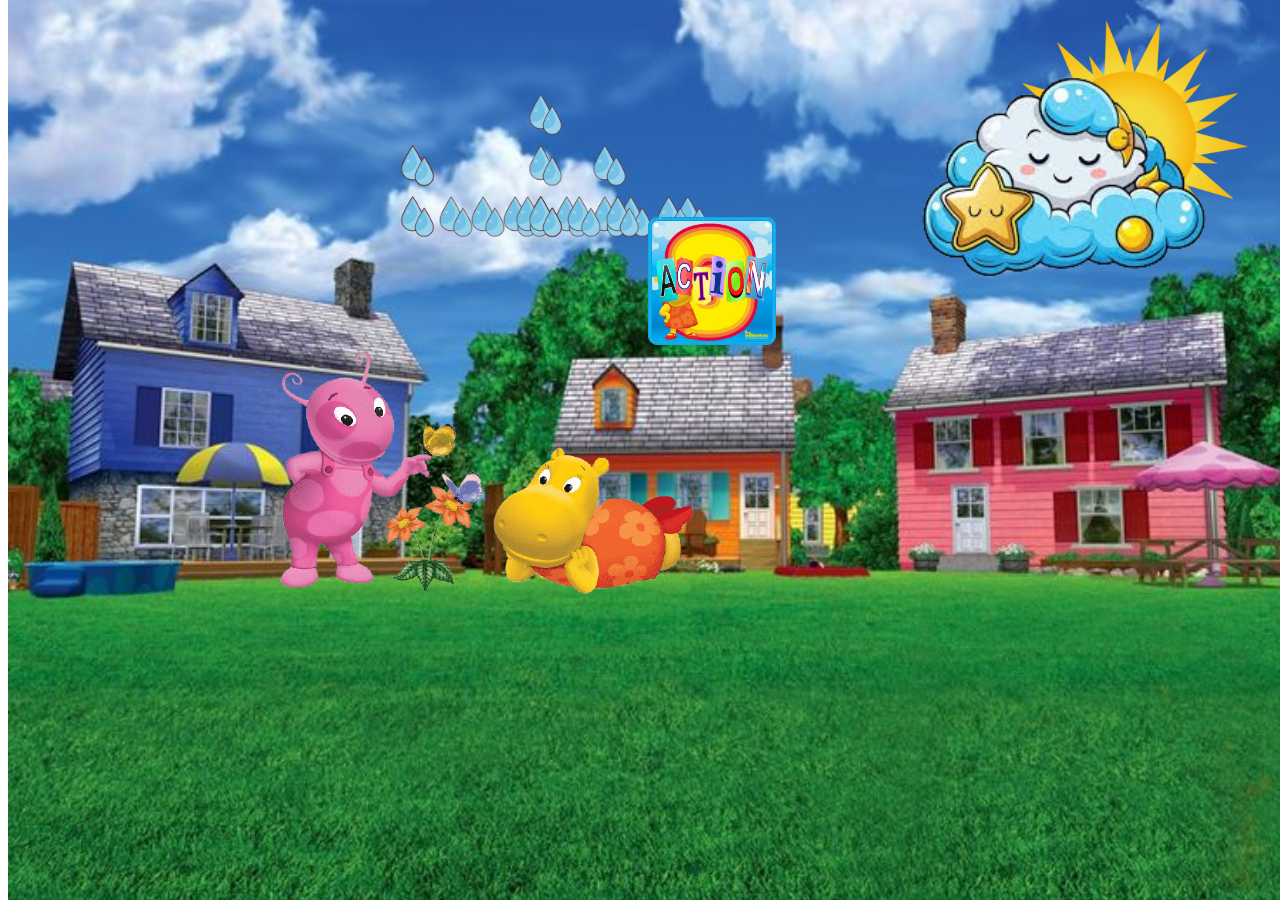
<file: Dia13/index.html>
<!-- Ejercicio Dia 10 -->
<!DOCTYPE html>
<html lang="en">
<head>
    <meta charset="UTF-8">
    <meta name="viewport" content="width=device-width, initial-scale=1.0">
    <title>Animación</title>
    <link rel="stylesheet" href="./style/style.css">
</head>
<body>
    <div>
        <img src="./images/background.jpg" alt="" id="fondo">
    </div>
    <div>
        <img src="./images/sol.png" alt="" id="sun">
    </div>
    <div>
        <img src="./images/nube.png" alt="" id="nube">
    </div>
    <div>
        <img src="./images/muñecos.png" alt="" id="muñecos">
    </div>
    <div>
        <img src="./images/gota.png" alt="" id="gota">
    </div>
    <div>
        <img src="./images/gota.png" alt="" id="gota2">
    </div>
    <div>
        <img src="./images/gota.png" alt="" id="gota3">
    </div>
    <div>
        <img src="./images/gota.png" alt="" id="gota4">
    </div>
    <div>
        <img src="./images/gota.png" alt="" id="gota5">
    </div>
    <div>
        <img src="./images/gota.png" alt="" id="gota6">
    </div>
    <div>
        <img src="./images/gota.png" alt="" id="gota7">
    </div>
    <div>
        <img src="./images/gota.png" alt="" id="gota8">
    </div>
    <div>
        <img src="./images/gota.png" alt="" id="gota9">
    </div>
    <div>
        <img src="./images/gota.png" alt="" id="gota10">
    </div>
    <div>
        <img src="./images/gota.png" alt="" id="gota11">
    </div>
    <div>
        <img src="./images/gota.png" alt="" id="gota12">
    </div>
    <div>
        <img src="./images/gota.png" alt="" id="gota13">
    </div>
    <div>
        <img src="./images/gota.png" alt="" id="gota15">
    </div>
    <div>
        <img src="./images/gota.png" alt="" id="gota16">
    </div>
    <div>
        <img src="./images/gota.png" alt="" id="gota17">
    </div>
    <div>
        <img src="./images/gota.png" alt="" id="gota18">
    </div>
    <div>
        <img src="./images/gota.png" alt="" id="gota19">
    </div>
    <div>
        <img src="./images/gota.png" alt="" id="gota20">
    </div>
    <div>
        <img src="./images/gota.png" alt="" id="gota21">
    </div>
    <div>
        <img src="./images/gota.png" alt="" id="gota22">
    </div>
    <div>
        <img src="./images/gota.png" alt="" id="gota23">
    </div>
    <div>
        <img src="./images/gota.png" alt="" id="gota24">
    </div>
    <div>
        <img src="./images/gota.png" alt="" id="gota25">
    </div>
    <div>
        <img src="./images/text_1.png" alt="" id="text_1">
    </div>
    <div>
        <img src="./images/text_2.png" alt="" id="text_2">
    </div>
    <div>
        <img src="./images/text_3.png" alt="" id="text_3">
    </div>
    <div>
        <img src="./images/text_action.png" alt="" id="text_action">
    </div>
</body>
</html>
<!-- Desarrollado por: Sara Díaz 1099741170 -->
</file>
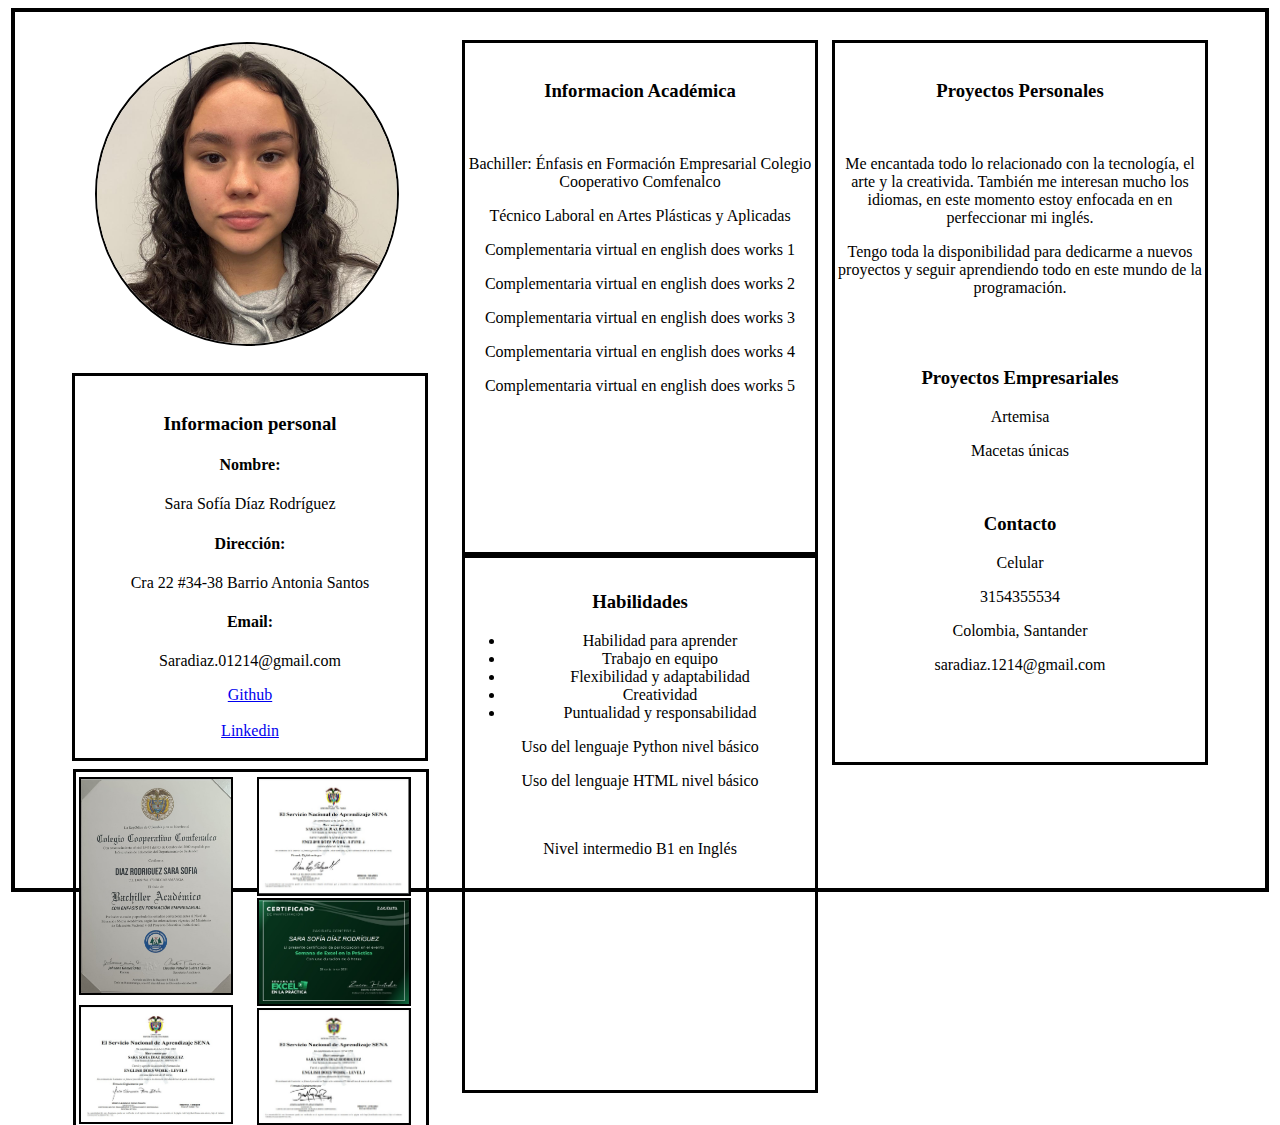
<file: Dia2/index.html>
<!-- Ejercicio Dia 2 -->
<html>


<head>
 <!-- Se llama a al la función modularizada -->
 <link rel="stylesheet" href="./style/style.css">
</head>


<body>
<div class="uno">
 <div>
   <!-- Se llama la imagen y se le asigna identifica -->
   <img src="images/foto.jpg" class="foto">
 </div>
 <!-- Se le da un identificador (id)-->
 <div id="ip">
   <br>
   <h3>Informacion personal</h3>
   <h4>Nombre: </h4>
   <p>Sara Sofía Díaz Rodríguez </p>
   <h4>Dirección:</h4>
   <p>Cra 22 #34-38 Barrio Antonia Santos</p>
   <h4>Email:</h4>
   <p>Saradiaz.01214@gmail.com</p>
   <!-- Se usa para rediccionar la página -->
   <a href="https://github.com/Sarasofia1214">Github</a>
   <br>
   <br>
   <!-- Se usa para rediccionar la página -->
   <a href="https://www.linkedin.com/in/sara-diaz-15628b33a/">Linkedin</a>
   <br>
   <br>
 </div>
 <!-- Se le da un identificador (id)-->
 <div id="ia">
   <br>
   <h3>Informacion Académica</h3>
   <br>
   <p>Bachiller: Énfasis en Formación Empresarial Colegio Cooperativo Comfenalco </p>
   <p>Técnico Laboral en Artes Plásticas y Aplicadas</p>
   <p>Complementaria virtual en english does works 1</p>
   <p>Complementaria virtual en english does works 2</p>
   <p>Complementaria virtual en english does works 3</p>
   <p>Complementaria virtual en english does works 4</p>
   <p>Complementaria virtual en english does works 5</p>
   <br>
   <br>
   <br>
   <br>
   <br>
   <br>
   <br>
   <br>
 </div>
 <!-- Se le da un identificador (id)-->
 <div id="hab">
   <br>
   <h3>Habilidades</h3>
   <div>
     <ul>
       <li>Habilidad para aprender</li>
       <li>Trabajo en equipo</li>
       <li>Flexibilidad y adaptabilidad</li>
       <li>Creatividad</li>
       <li>Puntualidad y responsabilidad</li>
     </ul>
     <p>Uso del lenguaje Python nivel básico</p>
     <p>Uso del lenguaje HTML nivel básico</p>
     <br>
     <p>Nivel intermedio B1 en Inglés</p>
     <br>
     <br>
     <br>
     <br>
     <br>
     <br>
     <br>
     <br>
     <br>
     <br>
     <br>
   </div>
   <br>
 </div>
 <!-- Se le da un identificador (id)-->
 <div id="pro">
   <br>
   <h3>Proyectos Personales</h3>
   <br>
   <p> Me encantada todo lo relacionado con la tecnología, el arte y la creativida. También me interesan mucho los idiomas, en este momento estoy enfocada en en perfeccionar mi inglés.</p>
   <p> Tengo toda la disponibilidad para dedicarme a nuevos proyectos y seguir aprendiendo todo en este mundo de la programación.</p>
   <br>
   <br>
   <h3>Proyectos Empresariales</h3>
   <p>Artemisa</p>
   <p>Macetas únicas</p>
   <br>
   <h3>Contacto</h3>
   <p>Celular</p>
   <p>3154355534</p>
   <p>Colombia, Santander</p>
   <p> saradiaz.1214@gmail.com</p>
   <br>
   <br>
   <br>
  
   <br>




 </div>
 <div id="imagess">


 <div id="dip">
   <img src="images/diploma.jpeg" class="diploma">
 </div>
 <div id="dip2">
   <img src="images/diploma2.jpeg" class="diploma2">
 </div>
 <div id="dip3">
   <img src="images/diploma3.jpeg" class="diploma3">
 </div>
 <div id="dip4">
   <img src="images/diploma4.jpeg" class="diploma4">
 </div>
 <div id="dip5">
   <img src="images/diploma5.jpeg" class="diploma5">
 </div>
</div>
</div>
</body>


</html>
<!-- Desarrollado por: Sara Díaz 1099741170 -->
</file>
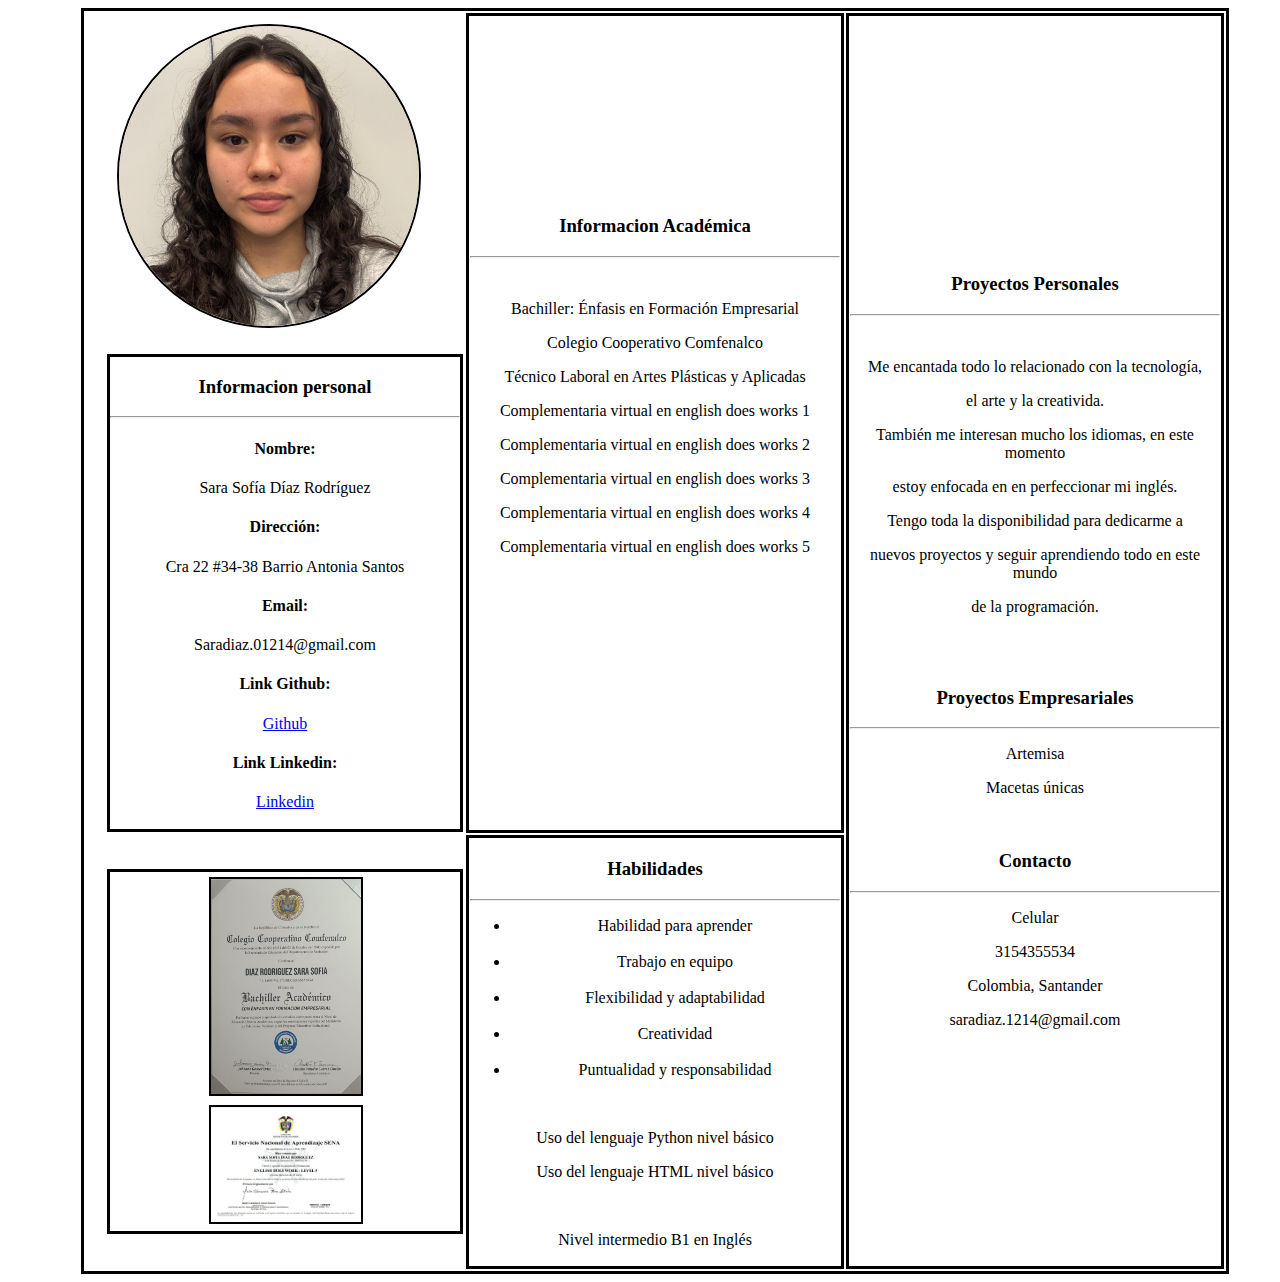
<file: Dia3/index.html>
<!-- Ejercicio Dia 3 -->
<!DOCTYPE html>
<html lang="en">

<head>
    <meta charset="UTF-8">
    <meta name="viewport" content="width=device-width, initial-scale=1.0">
    <title>CV in Tables</title>
    <link rel="stylesheet" href="./style/style.css"/>
</head>

<body>
     <!-- Se le asigna una clase para tener un manejo mas sencillo -->
    <table class="tab1">
         <!--Filas vacías sin columnas -->
        <tr>
        <td>
            <div>
            <img src="images/foto.jpg" class="foto">
            <br>
            <br>
            </div>
             <!-- Se usa para especificar el numero de columnas se van a usar -->
            <td rowspan="2" class="tab4">
                <div class="taaa">
                <h3>Informacion Académica</h3>
                <hr>
                </hr>
                <br>
                <p>Bachiller: Énfasis en Formación Empresarial </p>
                <p>Colegio Cooperativo Comfenalco </p>
                <p>Técnico Laboral en Artes Plásticas y Aplicadas</p>
                <p>Complementaria virtual en english does works 1</p>
                <p>Complementaria virtual en english does works 2</p>
                <p>Complementaria virtual en english does works 3</p>
                <p>Complementaria virtual en english does works 4</p>
                <p>Complementaria virtual en english does works 5</p>
                <br>
                </div>
            </td>
            <td rowspan="3" class="tab4">
                <br>
            <h3>Proyectos Personales</h3>
            <hr>
            </hr>
            <br>
            <p> Me encantada todo lo relacionado con la tecnología,</p>
            <p> el arte y la creativida. </p>
            <p>También me interesan mucho los idiomas, en este momento </p>
            <p>estoy enfocada en en perfeccionar mi inglés.</p>
            <p> Tengo toda la disponibilidad para dedicarme a</p>
            <p>nuevos proyectos y seguir aprendiendo todo en este mundo</p>
            <p>de la programación.</p>
            <br>
            <br>
            <h3>Proyectos Empresariales</h3>
            <hr>
            </hr>
            <p>Artemisa</p>
            <p>Macetas únicas</p>
            <br>
            <h3>Contacto</h3>
            <hr>
            </hr>
            <p>Celular</p>
            <p>3154355534</p>
            <p>Colombia, Santander</p>
            <p> saradiaz.1214@gmail.com</p>

            </td>
        <tr>
        <td> 
        <div class="tab2" >  
            <h3>Informacion personal</h3>
            <hr>
            </hr>
            <h4>Nombre: </h4>
            <p>Sara Sofía Díaz Rodríguez </p>
            <h4>Dirección:</h4>
            <p>Cra 22 #34-38 Barrio Antonia Santos</p>
            <h4>Email:</h4>
            <p>Saradiaz.01214@gmail.com</p>
            <!-- Se usa para rediccionar la página -->
            <h4>Link Github:</h4>
            
            <a href="https://github.com/Sarasofia1214">Github</a>
            <!-- Se usa para rediccionar la página -->
            <h4>Link Linkedin:</h4>
            <a href="https://www.linkedin.com/in/sara-diaz-15628b33a/">Linkedin</a>
            <br>
            <br></td>
        </div>
        </tr>
        <tr>
        <td>
            <div class="imagess">
                <div id="dip">
                  <img src="images/diploma.jpeg" class="diploma">
                </div>
                <div id="dip2">
                  <img src="images/diploma2.jpeg" class="diploma2">
                </div>
        </td>
        <td class="tab5">
            <h3>Habilidades</h3>
            <hr>
            </hr>
            <div>
              <ul>
                <li>Habilidad para aprender</li>
                <br>
                <li>Trabajo en equipo</li>
                <br>
                <li>Flexibilidad y adaptabilidad</li>
                <br>
                <li>Creatividad</li>
                <br>
                <li>Puntualidad y responsabilidad</li>
              </ul>
              <br>
              <p>Uso del lenguaje Python nivel básico</p>
              <p>Uso del lenguaje HTML nivel básico</p>
              <br>
              <p>Nivel intermedio B1 en Inglés</p>
              </td>
        </tr>
        </td>
</td>
</tr>
</table>
</body>

</html>

 <!-- Desarrollado por: Sara Díaz 1099741170 -->
</file>
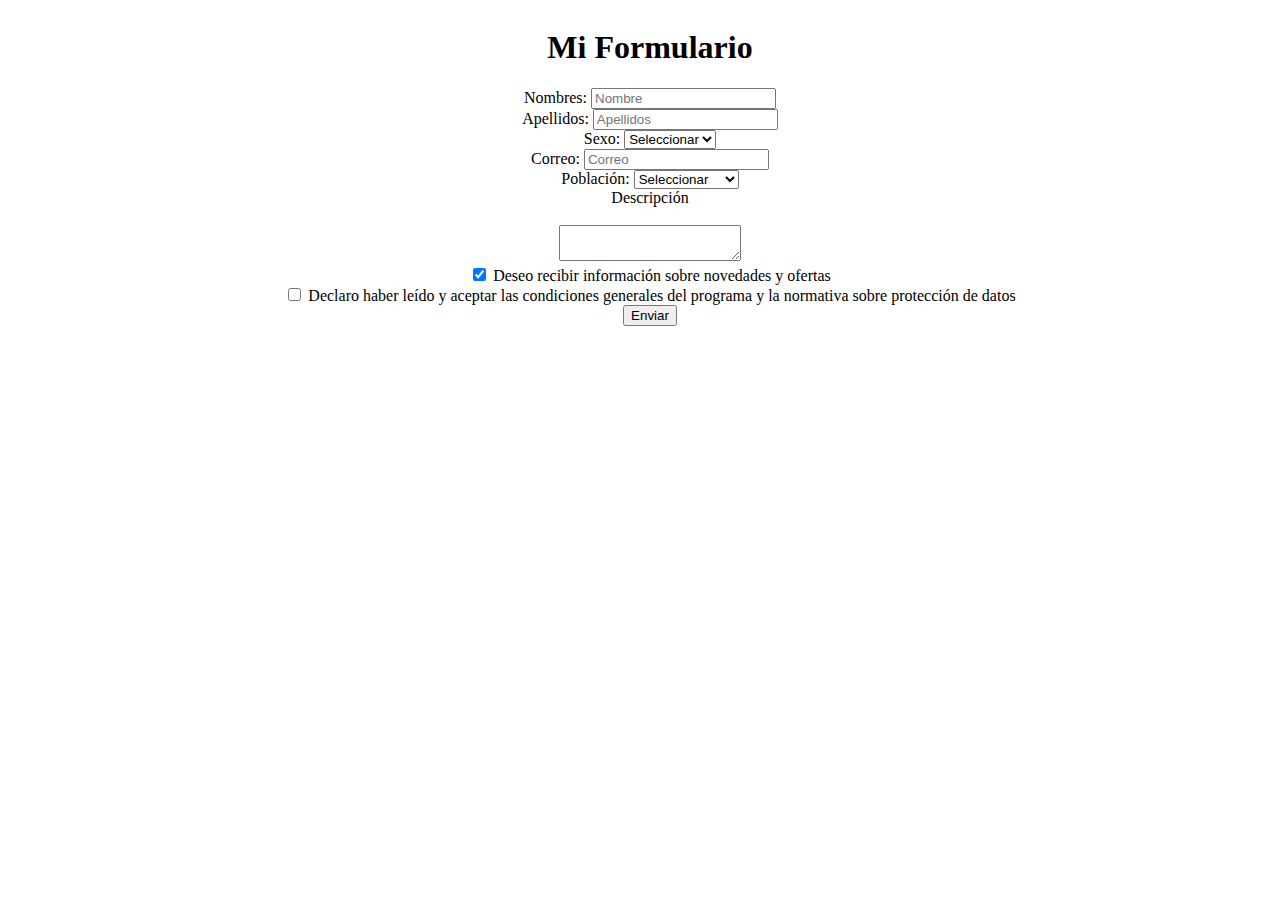
<file: Dia4/index.html>
<!-- Ejercicio Dia 4 -->
<!DOCTYPE html>
<html lang="en">
<head>
    <link rel="stylesheet" href="./style/style.css"/>
    <meta charset="UTF-8">
    <meta name="viewport" content="width=device-width, initial-scale=1.0">
    <title>Document</title>
</head>
<body>
    <!-- FORMULARIOS -->
     <!-- Son los mecanismos utilizados para que el usuario final envíe información
      a través de unos campos 
      visuales -->
        <div class="coffee">
        <form name="formularioInscripcion" method="post" action="">
        <!-- ELEMENTO INPUT-->
         <h1>Mi Formulario</h1>
         <label>Nombres:</label>
        <input type="text" name="Nombre"placeholder="Nombre" minlength="3" maxlength="50" required /><br>
        <label>Apellidos:</label>
        <input type="text" name="Apellidos" placeholder="Apellidos" minlength="3" maxlength="50" required/><br>
        <label>Sexo:</label>
        <select name="Sexo" >
            <option disabled selected="vacio">Seleccionar</option>
            <option value="H">Hombre</option>
            <option value="M">Mujer</option>
        </select><br>
        <label>Correo:</label>
        <input type="email" name="Correo" placeholder="Correo" required/><br>
        <label>Población:</label>
        <select name="poblacion" >
            <option disabled selected value="vacio">Seleccionar</option>
            <option value="b">Bucaramanga</option>
            <option value="g">Girón</option>
            <option value="f">Floridablanca</option>
            <option value="p">Piedecuesta</option>
            </select>
        <br> 
        <label>Descripción</label><br><br>
        <textarea></textarea>
        <br>
        <input type="checkbox" name="vari1" checked />
        <label for="vari1">Deseo recibir información sobre novedades y ofertas</label><br>
        <input type="checkbox" name="vari1"/>
        <label for="vari1">Declaro haber leído y aceptar las condiciones generales del programa y la normativa sobre protección de datos</label><br>
        <input type="submit" value="Enviar">
        </form>
        </div>
</body>
</html>
<!-- Desarrollado por: Sara Díaz 1099741170 -->
</file>
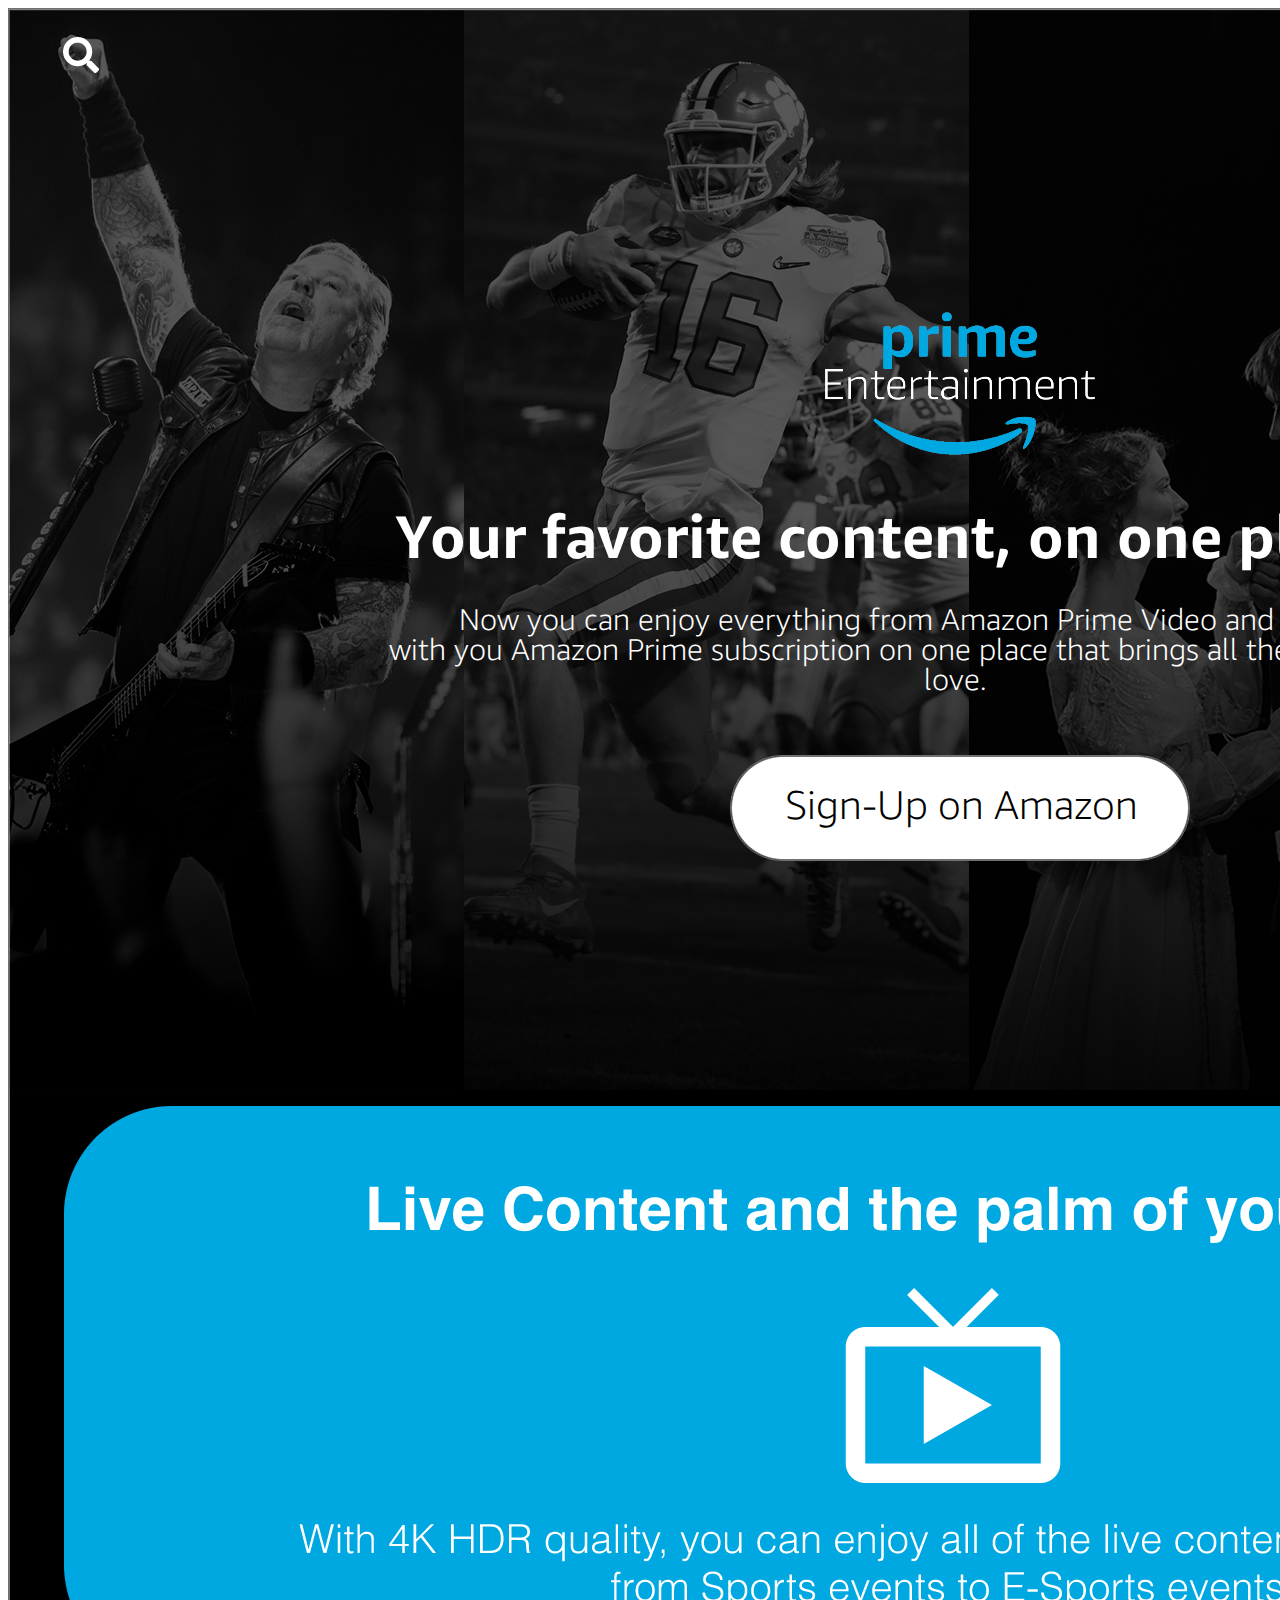
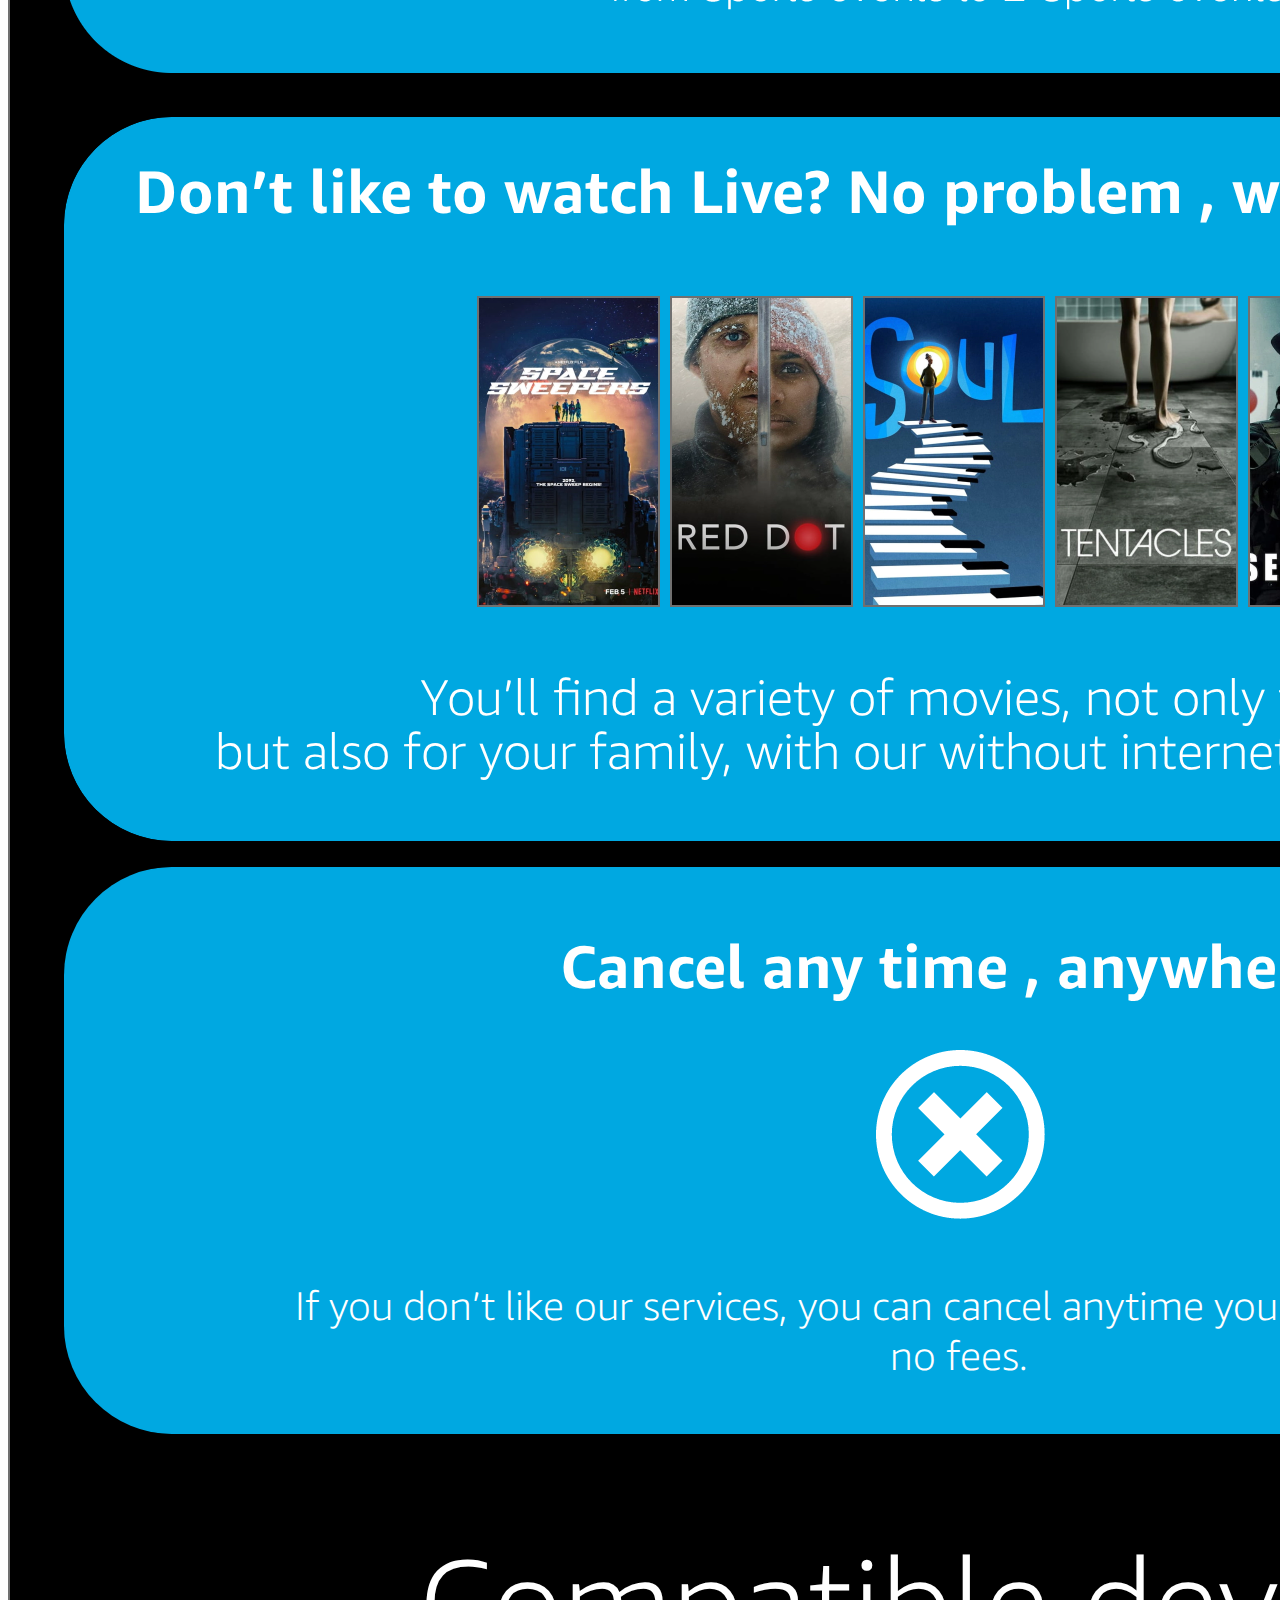
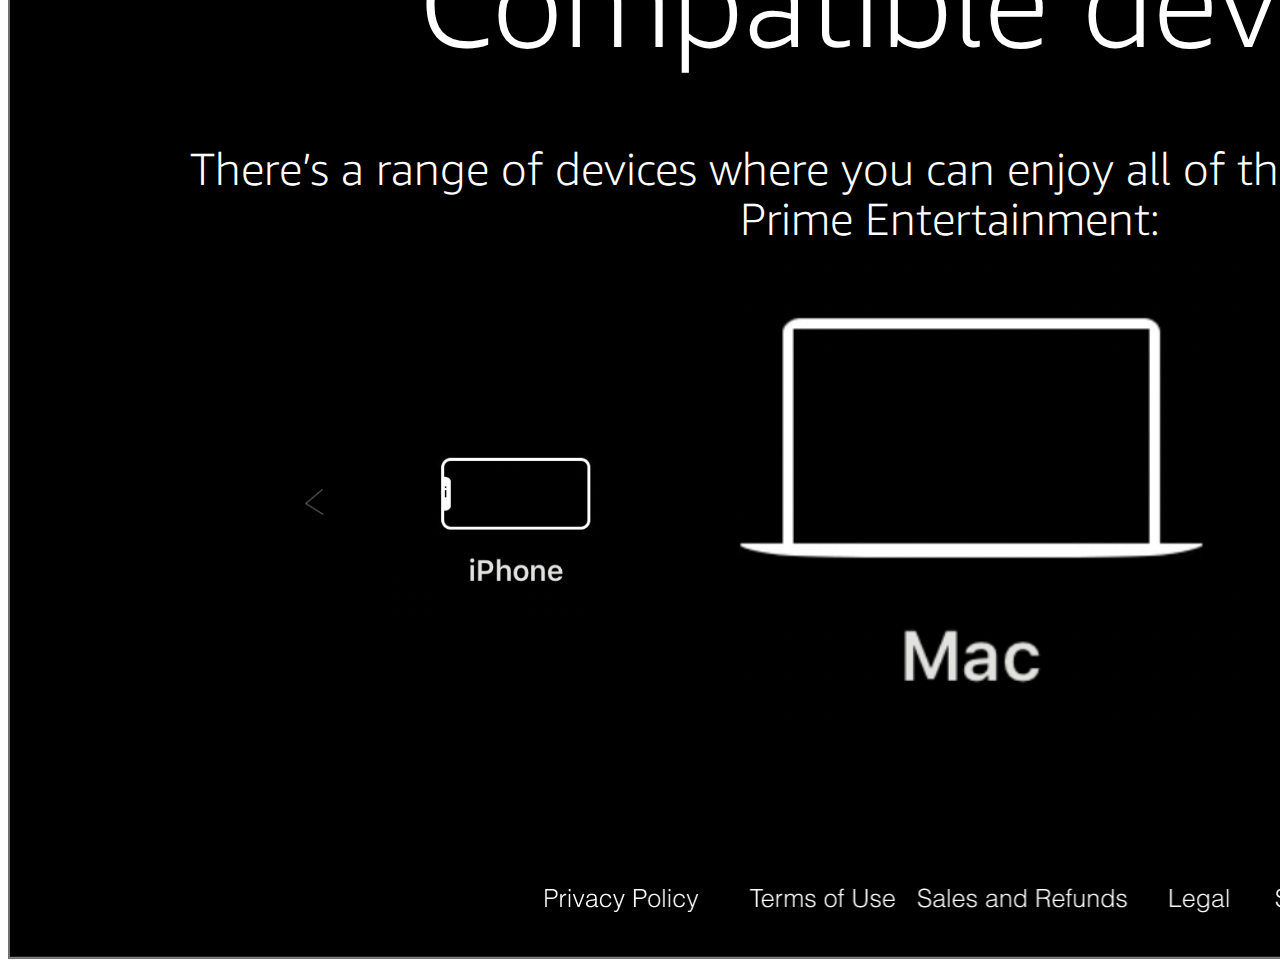
<file: Dia5/index.html>
<!-- Ejercicio Dia 5 -->
<!DOCTYPE html>
<html lang="en">
<head>
   <meta charset="UTF-8">
   <meta name="viewport" content="width=device-width, initial-scale=1.0">
   <link rel="stylesheet" href="./style/style.css">
   <title>Document</title>
</head>
<body>
  
   <img src="./images/foto.svg" id="foto">
   <img src="./images/foto1.png" id="foto1">
   <img src="./images/fotologo.png" id="foto2">
   <img src="./images/rectangulo.png" id="foto3">
   <div class="tex3">
      <p>Login</p>
   </div>
   <img src="images/rectangulo2.png" id="foto4">
   <div class="tex4">
      <p id="tex44">Sign-Up on Amazon</p>
   </div>
   <img src="./images/buscar.png" id="foto5">
   <img src="./images/foto2.png" id="foto6">
   <img src="./images/rectangulo3.png" id="foto7">
   <div class="tex5">
      <p id="tex55">Don’t like to watch Live? No problem , we got you covered</p>
   </div>
   <img src="./images/rectangulo4.png" id="foto8">
   <img src="./images/rectangulo5.png" id="foto9">
   <img src="./images/rectangulo6.png" id="foto10">
   <img src="./images/rectangulo7.png" id="foto11">
   <img src="./images/rectangulo8.png" id="foto12">
   
   <img src="./images/rectangulo9.png" id="foto13">
   <div class="tex7">
      <p>Cancel any time , anywhere</p>
   </div>
   <img src="./images/fotox.png" id="foto14">
   <div class="tex8">
      <p>If you don’t like our services, you can cancel anytime you want , no contracts,</p> 
      <p id="tex88">no fees.</p>
   </div>
   <div class="tex9">
      <p>Compatible devices</p>
   </div>
   <div class="tex10">
      <p>There’s a range of devices where you can enjoy all of the content available</p>
      <p class="tex101">Prime Entertainment:</p>
   </div>
   <img src="./images/flecha.png" id="foto15">
   <img src="./images/foto3.png" id="foto16">
   <img src="./images/foto4.png" id="foto17">
   <img src="./images/foto5.png" id="foto18">
   <img src="./images/flecha2.png" id="foto19">
   <img src="./images/foto6.png" id="foto20">
   <div class="tex1">
      <p>Your favorite content, on one place only.</p>
   </div>
   <div class="tex2">
       <p>Now you can enjoy everything from Amazon Prime Video and Twitch Prime<br>
       <p class="tex22">with you Amazon Prime subscription on one place that brings all the entertainment you</p>
       <p class="tex222">love.</p>
   </div>

   <div>
      <p class="tex6">You’ll find a variety of movies, not only for adults</p>
      <p class="tex66">but also for your family, with our without internet. 24/7.</p>
      <p class="tex166">On demand.</p>
   </div>
</body>
</html>
<!-- Desarrollado por: Sara Díaz 1099741170 -->
</file>
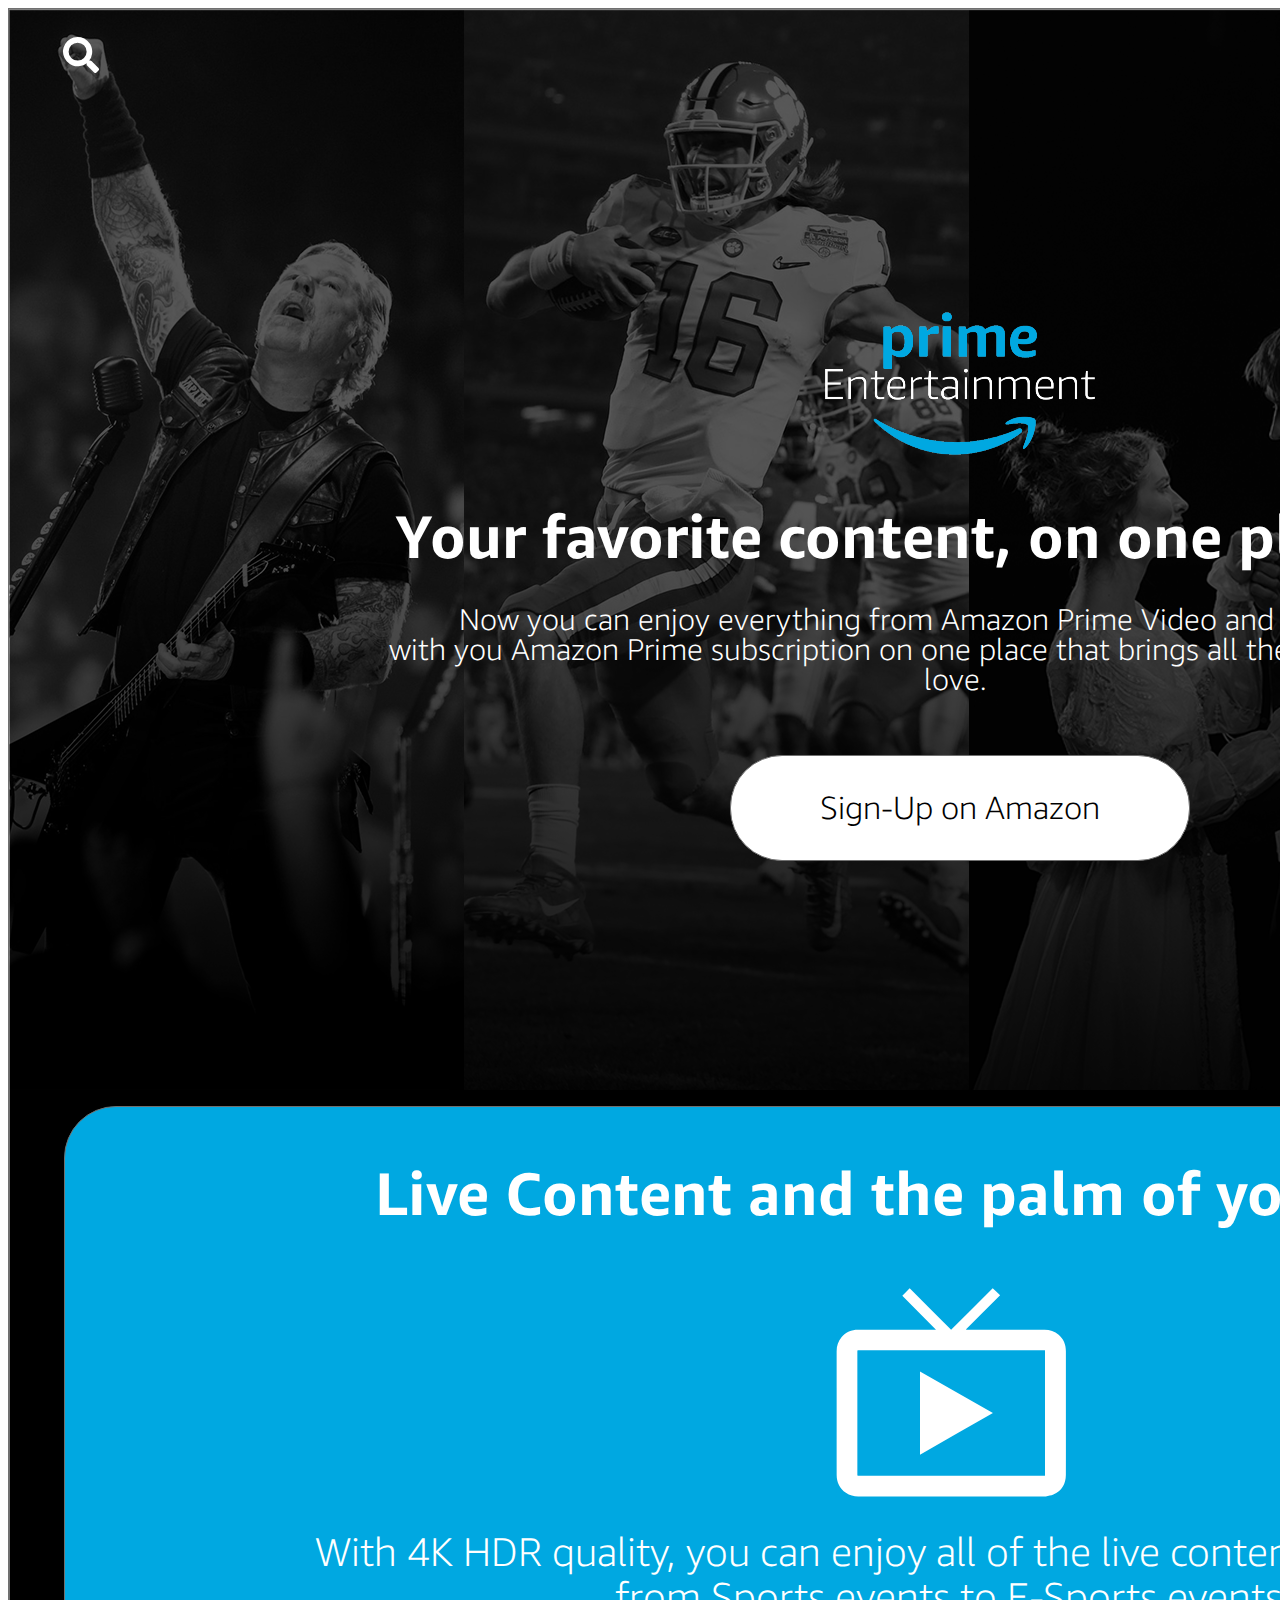
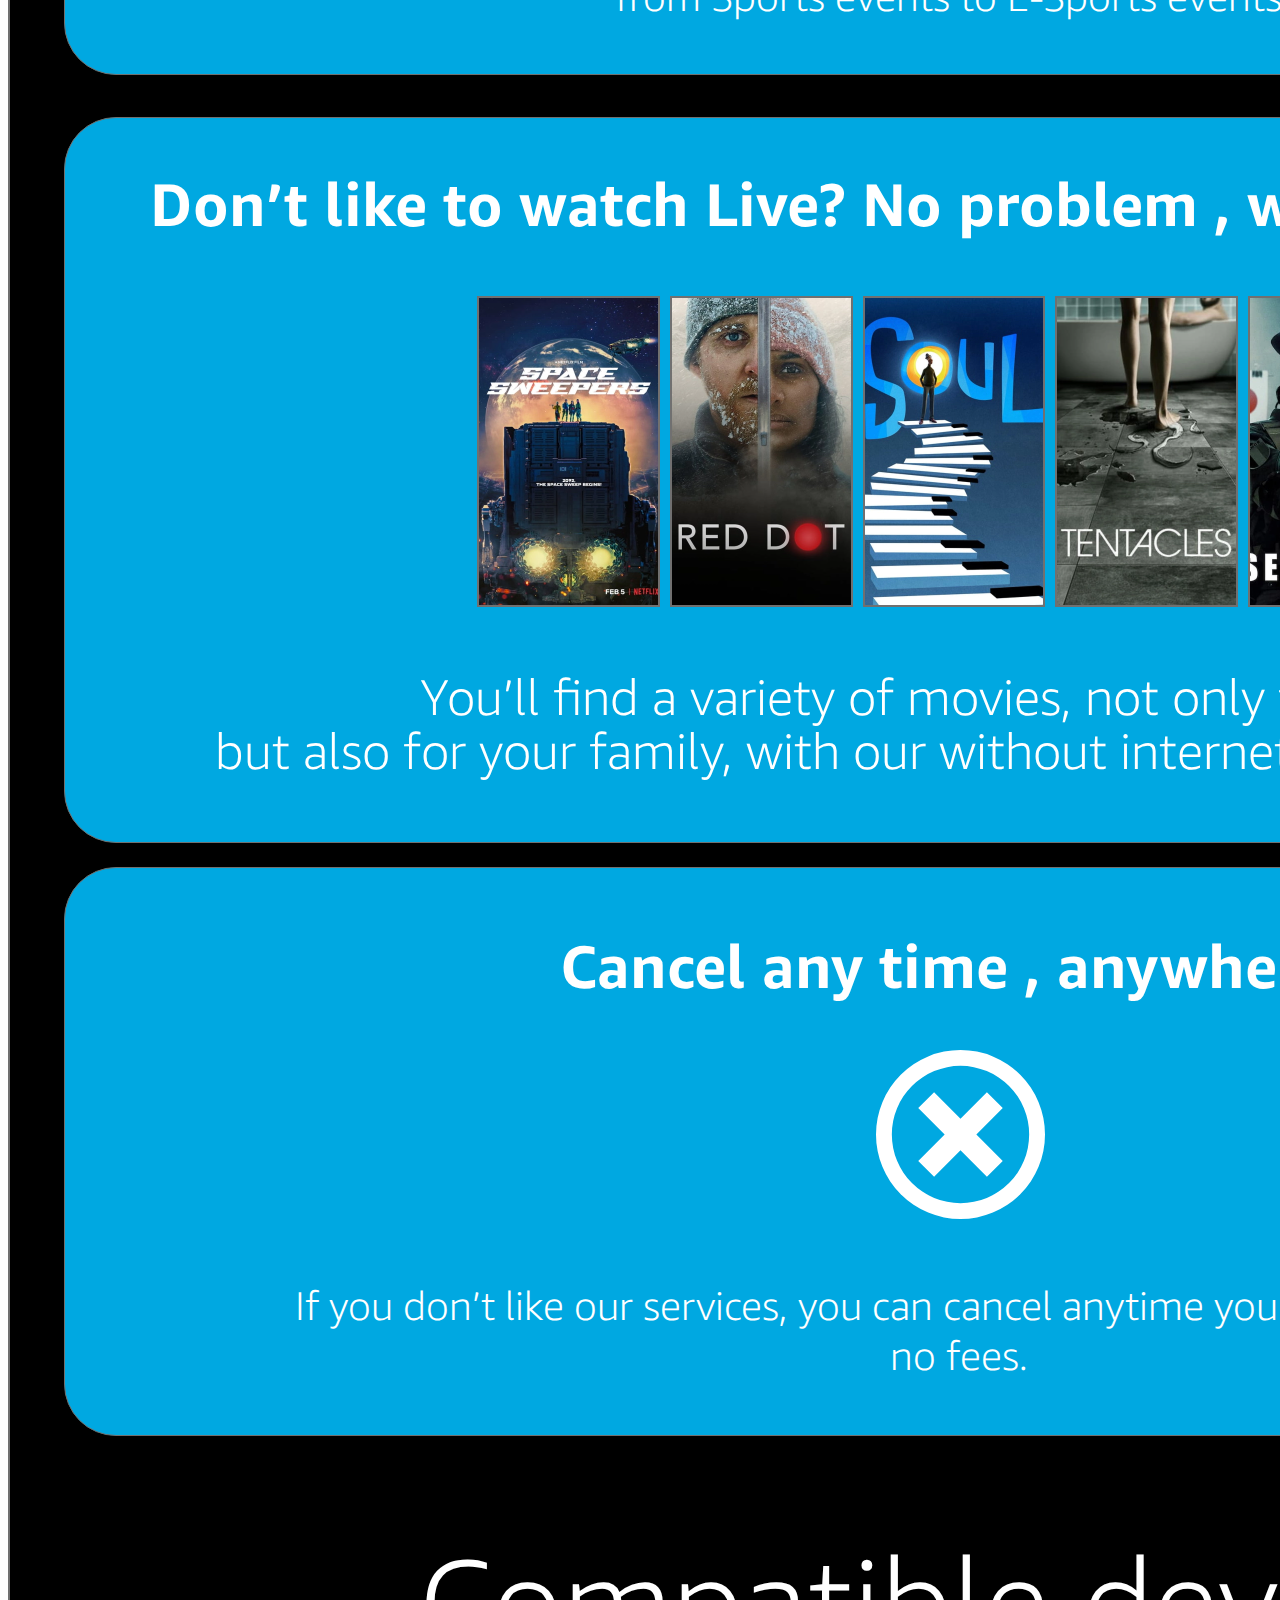
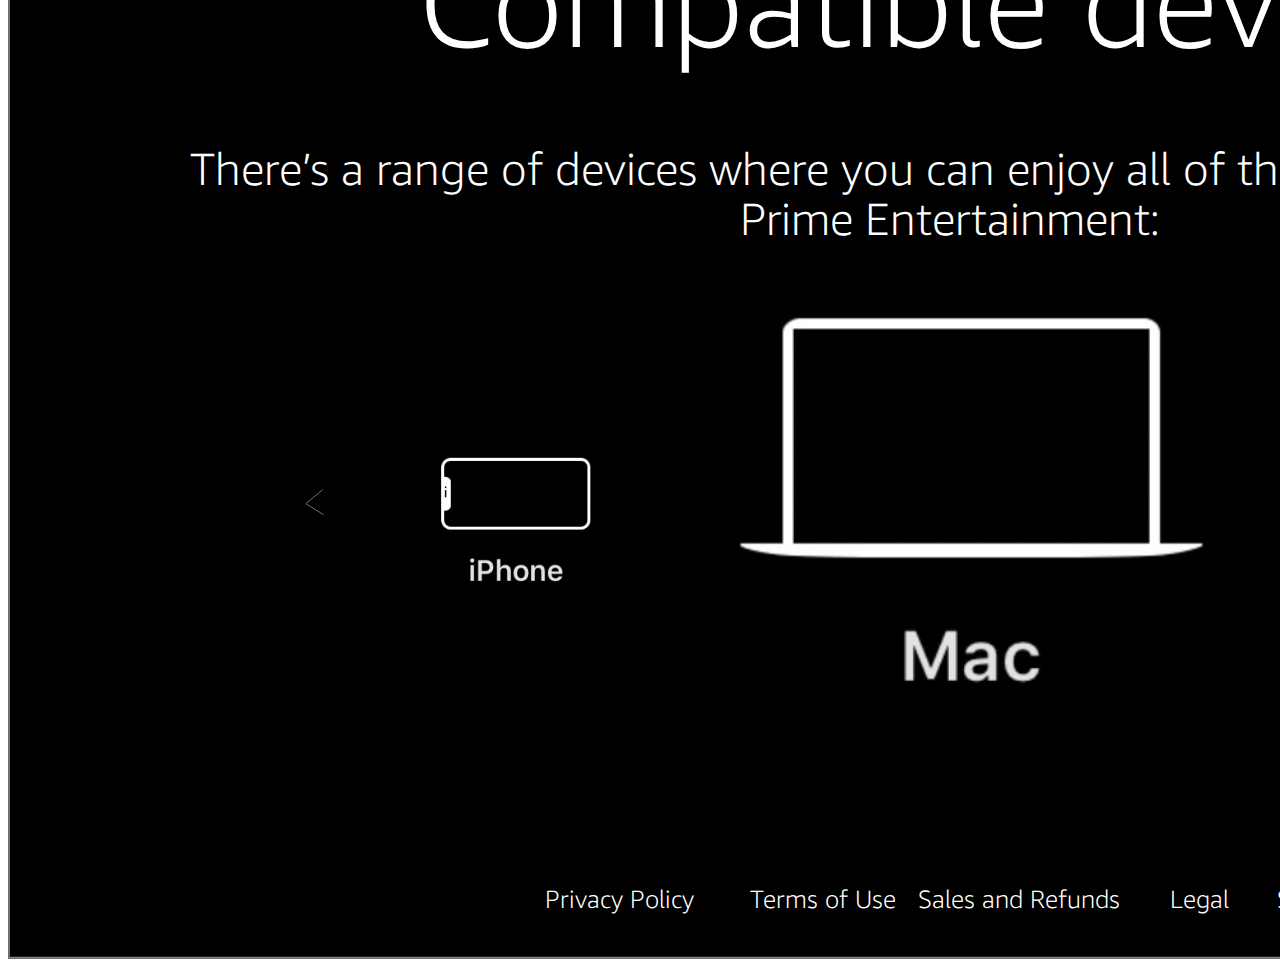
<file: Dia6/index.html>
<!-- Ejercicio Dia 6 -->
<!DOCTYPE html>
<html lang="en">
<head>
   <meta charset="UTF-8">
   <meta name="viewport" content="width=device-width, initial-scale=1.0">
   <link rel="stylesheet" href="./style/style.css">
   <title>Document</title>
</head>
<body>
  
   <img src="./images/foto.svg" id="foto">
   <img src="./images/foto1.png" id="foto1">
   <img src="./images/fotologo.png" id="foto2">

   <div id="rectangulo1">
      <p id="tex3">Login</p>
   </div>


   <div id="rectangulo2">
      <p id="tex4">Sign-Up on Amazon</p>
   </div>

   <img src="./images/bucar.svg" id="foto5">

   <div class="rectangulo">
      <div class="live">Live Content and the palm of your hand</div>
      <img src="./images/fototv.svg" class="foto6">
      <div class="live2"> With 4K HDR quality, you can enjoy all of the live content you like to see ,</div>
      <div class="live3">from Sports events to E-Sports events</div>
   </div>

   <div class="rectangulo3">
      <p class="tex5">Don’t like to watch Live? No problem , we got you covered</p>
   </div>
   <img src="./images/rectangulo4.png" id="foto8">
   <img src="./images/rectangulo5.png" id="foto9">
   <img src="./images/rectangulo6.png" id="foto10">
   <img src="./images/rectangulo7.png" id="foto11">
   <img src="./images/rectangulo8.png" id="foto12">
   
   <div id="foto13"></div> 
   <div class="tex7">
      <p>Cancel any time , anywhere</p>
   </div>
   <img src="./images/fotox.svg" id="foto14">
   <div class="tex8">
      <p>If you don’t like our services, you can cancel anytime you want , no contracts,</p> 
      <p id="tex88">no fees.</p>
   </div>
   <div class="tex9">
      <p>Compatible devices</p>
   </div>
   <div class="tex10">
      <p>There’s a range of devices where you can enjoy all of the content available</p>
      <p class="tex101">Prime Entertainment:</p>
   </div>
   <img src="./images/flecha.svg" id="foto15">
   <img src="./images/foto3.png" id="foto16">
   <img src="./images/foto4.png" id="foto17">
   <img src="./images/foto5.png" id="foto18">
   <img src="./images/flecha2.png" id="foto19">
   <div class="tex1">
      <p>Your favorite content, on one place only.</p>
   </div>
   <div class="tex2">
       <p>Now you can enjoy everything from Amazon Prime Video and Twitch Prime<br>
       <p class="tex22">with you Amazon Prime subscription on one place that brings all the entertainment you</p>
       <p class="tex222">love.</p>
   </div>

   <div>
      <p class="tex6">You’ll find a variety of movies, not only for adults</p>
      <p class="tex66">but also for your family, with our without internet. 24/7.</p>
      <p class="tex166">On demand.</p>
   </div>
   <div id="foto21">Privacy  Policy </div>
   <div id="foto22">Terms of Use</div> 
   <div id="foto23"> Sales  and  Refunds</div> 
   <div id="foto24">Legal</div>
   <div id="foto25"> Site Map</div>
</body>
</html>
<!-- Desarrollado por: Sara Díaz 1099741170 -->
</file>
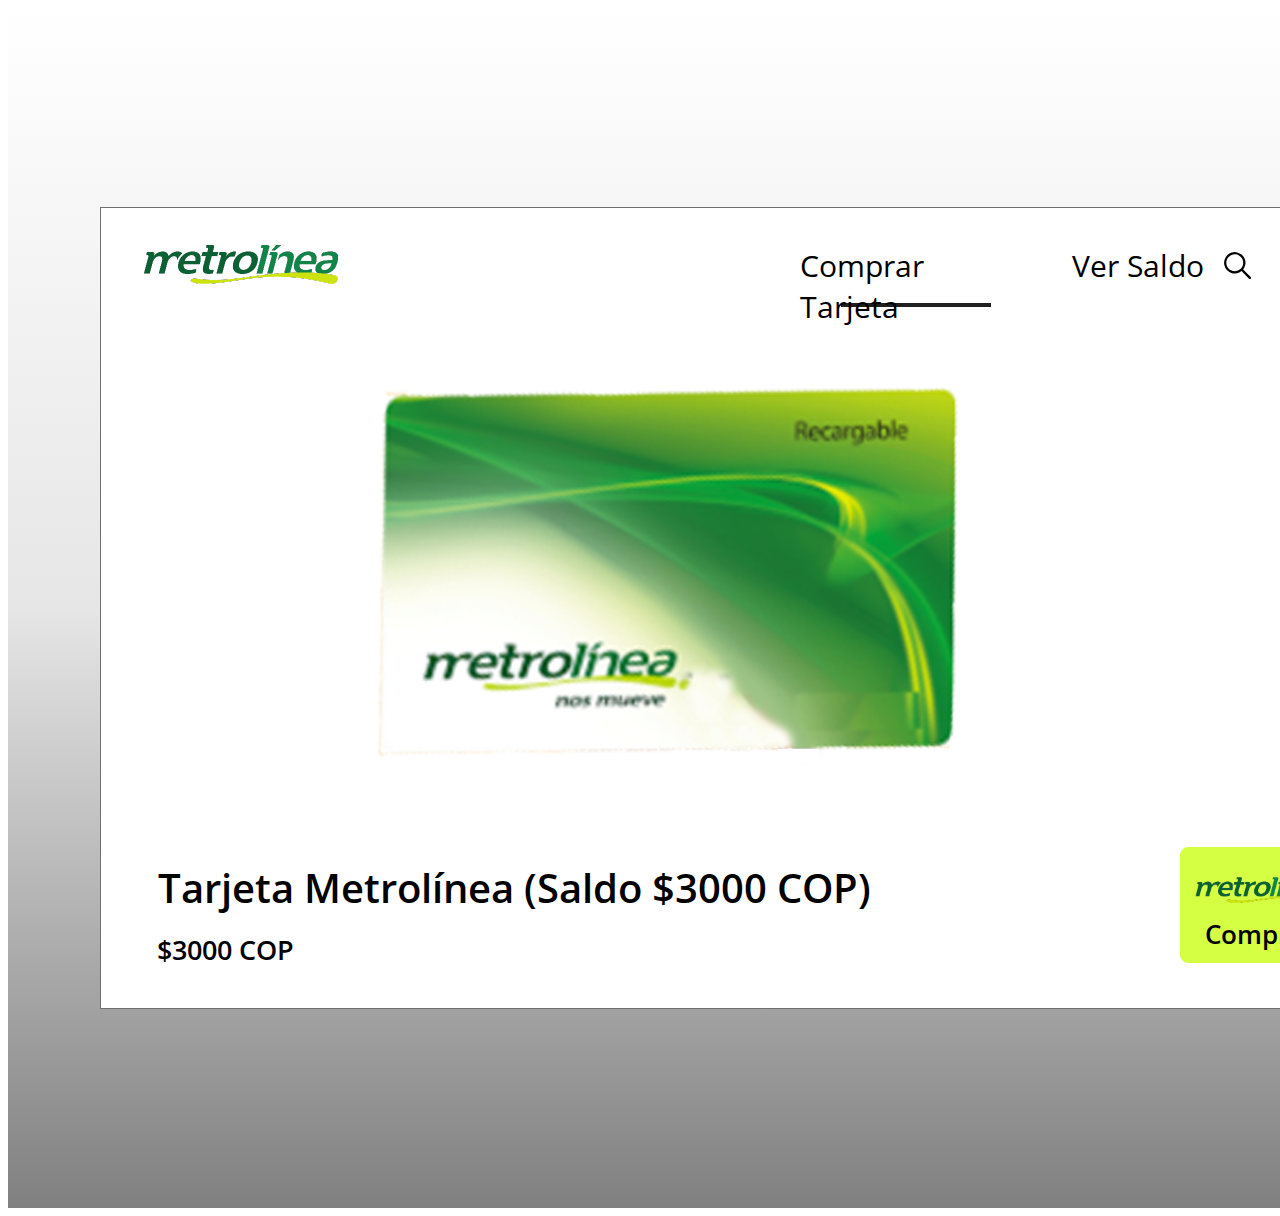
<file: Dia7/index.html>
<!-- Ejercicio Dia 7 -->
<!DOCTYPE html>
<html lang="en">
<head>
    <meta charset="UTF-8">
    <meta name="viewport" content="width=device-width, initial-scale=1.0">
    <title>Metrolínea</title>
    <link rel="stylesheet" href="./style/style.css">
</head>
<body>
    <div class="cuerpo">
        <div id="fondoblanco"></div>
        <img src="./images/1200px-Metrolínea_logo.svg.png" id="fotologo">
        <img src="./images/Metrolinea.png" id="tarjeta">
        <div id="bordenegro"></div>
        <img src="./images/Icon ionic-ios-arrow-up.svg" id="flechaup">
        <img src="./images/Icon ionic-ios-arrow-down.svg" id="flechadown">
        <img src="./images/Icon feather-shopping-cart.svg" id="carrito">
        <div id="line"></div>
        <img src="./images/Icon ionic-ios-search.svg" id="lupa">
        <div id="cuadroVerde"></div>
        <img src="./images/1200px-Metrolínea_logo.svg.png" id="fotologo2">
    </div>
    <div class="texto">
        <p class="texto_Comprar">Comprar Tarjeta</p>
       <a href="./index2.html">
        <p class="texto_Saldo">Ver Saldo</p>
       </a> 
        <p class="texto_Cantidad">Cantidad</p>
        <p class="texto_Comprar2">Comprar</p>
        <p class="texto_Tarjeta">Tarjeta Metrolínea (Saldo $3000 COP)</p>
        <p class="texto_Valor">$3000 COP</p>
        <p class="texto_num1">04</p>
        <p class="texto_num2">05</p>
        <p class="texto_num3">06</p>
    </div>
</body>
</html>
<!-- Desarrollado por: Sara Díaz 1099741170 -->
</file>
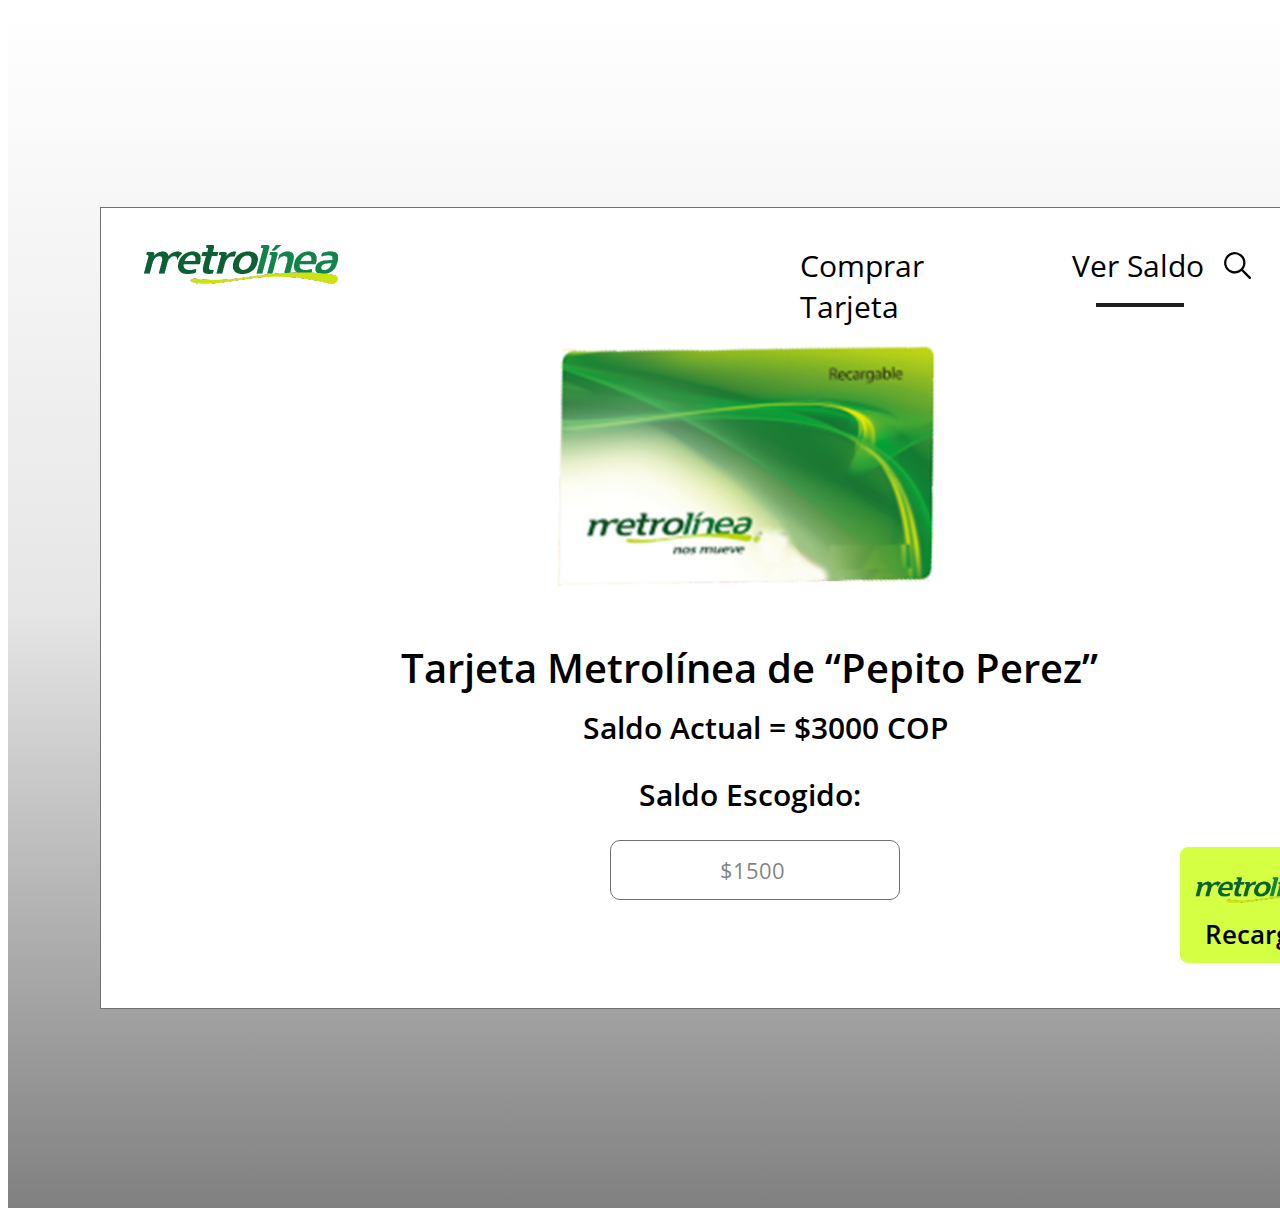
<file: Dia7/index2.html>
<!-- Ejercicio Dia 7 -->
<!DOCTYPE html>
<html lang="en">
<head>
    <meta charset="UTF-8">
    <meta name="viewport" content="width=device-width, initial-scale=1.0">
    <title>Metrolínea</title>
    <link rel="stylesheet" href="./style/style2.css">
</head>
<body>
    <div class="cuerpo">
        <div id="fondoblanco"></div>
        <img src="./images/1200px-Metrolínea_logo.svg.png" id="fotologo">
        <img src="./images/Metrolinea.png" id="tarjeta">
        <div id="bordenegro"></div>
        <img src="./images/Icon ionic-ios-arrow-up.svg" id="flechaup">
        <img src="./images/Icon ionic-ios-arrow-down.svg" id="flechadown">
        <img src="./images/Icon feather-shopping-cart.svg" id="carrito">
        <div id="line"></div>
        <img src="./images/Icon ionic-ios-search.svg" id="lupa">
        <div id="cuadroValor"></div>
        <div id="cuadroVerde"></div>
        <img src="./images/1200px-Metrolínea_logo.svg.png" id="fotologo2">
    </div>
    <div class="texto">
        
        <a href="./index.html">
            <p class="texto_Comprar">Comprar Tarjeta</p>
        </a> 
        <p class="texto_Saldo">Ver Saldo</p>
        <p class="texto_Valor2">Valor</p>
        <p class="texto_Comprar2">Recargar</p>
        <p class="texto_Tarjeta">Tarjeta Metrolínea de “Pepito Perez”</p>
        <p class="texto_SaldoActual">Saldo Actual = $3000 COP</p>
        <p class="texto_SaldoEscogido">Saldo Escogido:</p>
        <p class="texto_num1">$1000</p>
        <p class="texto_num2">$1500</p>
        <p class="texto_num3">$2000</p>
        <p class="texto_num4">$1500</p>
    </div>
</body>
    <!-- Desarrollado por: Sara Díaz 1099741170 -->
</html>
</file>
<file: Dia13/style/style.css>
html,body{
    margin-top: 0%;
}
#fondo{
    width: 100%;
    height: 100%;
    position: absolute;
    object-fit: cover;
}
@keyframes cuenta {
    0% { opacity: 0; }  
    10% { opacity: 1;  }  
    70% { opacity: 1;  }  
    100% { opacity: 0; }  
}


#text_1, #text_2, #text_3, #text_action {
    width: 10vw;
    height: 10vw;
    position: absolute;
    margin-top: -30vw;
    margin-left: 50vw;
    animation-name: cuenta;
    animation-duration: 1s;
    animation-fill-mode: both;
}

#text_3 { animation-delay: 0s; }
#text_2 { animation-delay: 1s; }
#text_1 { animation-delay: 2s; }
#text_action { animation-delay: 3s; }


@keyframes sun { 
    0% { opacity: 50%; } 
    99% { opacity: 50%; } 
    100% { opacity: 100%; } 
}
#sun{
    width: 35vw;
    height: 20vw;
    position: relative;
    margin-top: 1vw;
    margin-left: 70vw;
    animation-name: sun;
    animation-duration: 13.5s;
}
@keyframes nube {
    0%   { left: 100vw; }   
    40%  { left: -40vw; }    
    65%  { left: -40vw; }     
    75%  { left: -80vw; }     
    100% { left: -160vw; }
}

#nube {
    width: 25vw;
    height: 25vw;
    position: relative;
    margin-top: -20vw;
    margin-left: 70vw;
    animation: nube 16s ease-in;
    animation-fill-mode: forwards;
}
@keyframes muñecos {
    0%   { bottom: -20vw; opacity: 0%; }
    40%   { bottom: -20vw; opacity: 0%; }   
    79%  { bottom: 1vw; opacity: 100%; } 
    80%  { bottom: 1vw; opacity: 100%; }  
    100%  { bottom: 1vw; opacity: 100%; }  
     
}

#muñecos {
    width: 35vw;
    height: 20vw;
    position: relative;
    left: 20vw;
    animation: muñecos 24s linear;
    animation-fill-mode: both;
    animation-duration: 25s;
}
@keyframes gotas {
    0%   { opacity: 0%; top: 50vw; } 
    20%  { opacity: 0%; top: 50vw; } 
    48.6%  { opacity: 0%; top: 50vw; } 
    68%  { opacity: 100%; top: 50vw; }  
    70%  { opacity: 100%; top: 50vw; }  
    100% { opacity: 0%; top: 100vw; } 
}

#gota{
    width: 4vw;
    height: 4vw;
    position: absolute;
    margin-top: -32%;
    margin-left: 30vw;
    animation: gotas 10.5s ease-in 1 forwards;
}
#gota2{
    width: 4vw;
    height: 4vw;
    position: absolute;
    margin-top: -36%;
    margin-left: 30vw;
    animation: gotas 11.5s ease-in 1 forwards;
}
#gota3{
    width: 4vw;
    height: 4vw;
    position: absolute;
    margin-top: -32%;
    margin-left:33vw;
    animation: gotas 10.5s ease-in 1 forwards;
}
#gota4{
    width: 4vw;
    height: 4vw;
    position: absolute;
    margin-top: -32%;
    margin-left: 35.5vw;
    animation: gotas 10.2s ease-in 1 forwards;
}
#gota5{
    width: 4vw;
    height: 4vw;
    position: absolute;
    margin-top: -32%;
    margin-left: 51.5vw;
    animation: gotas 10.5s ease-in 1 forwards;
}
#gota6{
    width: 4vw;
    height: 4vw;
    position: absolute;
    margin-top: -32%;
    margin-left: 50vw;
    animation: gotas 10.5s ease-in 1 forwards;
}
#gota7{
    width: 4vw;
    height: 4vw;
    position: absolute;
    margin-top: -32%;
    margin-left: 46vw;
    animation: gotas 11.5s ease-in 1 forwards;
}
#gota8{
    width: 4vw;
    height: 4vw;
    position: absolute;
    margin-top: -32%;
    margin-left: 42vw;
    animation: gotas 10.5s ease-in 1 forwards;
}
#gota9{
    width: 4vw;
    height: 4vw;
    position: absolute;
    margin-top: -32%;
    margin-left: 38vw;
    animation: gotas 10.5s ease-in 1 forwards;
}
#gota10{
    width: 4vw;
    height: 4vw;
    position: absolute;
    margin-top: -32%;
    margin-left: 40vw;
    animation: gotas 12s ease-in 1 forwards;
}
#gota11{
    width: 4vw;
    height: 4vw;
    position: absolute;
    margin-top: -32%;
    margin-left: 40vw;
    animation: gotas 11.5s ease-in 1 forwards;
}
#gota12{
    width: 4vw;
    height: 4vw;
    position: absolute;
    margin-top: -32%;
    margin-left: 47vw;
    animation: gotas 12s ease-in 1 forwards;
}
#gota13{
    width: 4vw;
    height: 4vw;
    position: absolute;
    margin-top: -32%;
    margin-left: 40vw;
    animation: gotas 12s ease-in 1 forwards;
}
#gota14{
    width: 4vw;
    height: 4vw;
    position: absolute;
    margin-top: -35%;
    margin-left: 60vw;
    animation: gotas 13s ease-in 1 forwards;
}
#gota15{
    width: 4vw;
    height: 4vw;
    position: absolute;
    margin-top: -32%;
    margin-left: 45vw;
    animation: gotas 11s ease-in 1 forwards;
}
#gota16{
    width: 4vw;
    height: 4vw;
    position: absolute;
    margin-top: -32%;
    margin-left: 39vw;
    animation: gotas 10.5s ease-in 1 forwards;
}
#gota17{
    width: 4vw;
    height: 4vw;
    position: absolute;
    margin-top: -32%;
    margin-left: 46vw;
    animation: gotas 11s ease-in 1 forwards;
}
#gota18{
    width: 4vw;
    height: 4vw;
    position: absolute;
    margin-top: -32%;
    margin-left: 43vw;
    animation: gotas 11.8s ease-in 1 forwards;
}
#gota19{
    width: 4vw;
    height: 4vw;
    position: absolute;
    margin-top: -32%;
    margin-left: 40vw;
    animation: gotas 12.2s ease-in 1 forwards;
}
#gota20{
    width: 4vw;
    height: 4vw;
    position: absolute;
    margin-top: -36%;
    margin-left: 30vw;
    animation: gotas 11.5s ease-in 1 forwards;
}
#gota21{
    width: 4vw;
    height: 4vw;
    position: absolute;
    margin-top: -36%;
    margin-left: 30vw;
    animation: gotas 11.5s ease-in 1 forwards;
}#gota22{
    width: 4vw;
    height: 4vw;
    position: absolute;
    margin-top: -40%;
    margin-left: 40vw;
    animation: gotas 12.5s ease-in 1 forwards;
}#gota23{
    width: 4vw;
    height: 4vw;
    position: absolute;
    margin-top: -36%;
    margin-left: 45vw;
    animation: gotas 12.5s ease-in 1 forwards;
}#gota24{
    width: 4vw;
    height: 4vw;
    position: absolute;
    margin-top: -32%;
    margin-left: 30vw;
    animation: gotas 10s ease-in 1 forwards;
}
#gota25{
    width: 4vw;
    height: 4vw;
    position: absolute;
    margin-top: -36%;
    margin-left: 40vw;
    animation: gotas 10s ease-in 1 forwards;
}
</file>
<file: Dia2/style/style.css>
.foto{
    margin-top: 30px;
    margin-left: 80px;
    width: 300px;
    height: 300px;
 /*Para hacer la foto circular*/
    border-radius: 50%;
 /*Para hacer el margen de la foto*/
    border: 2px solid black;
 /*Para que se acomode la imagen*/
    object-fit: cover;
 /*Para centrar la foto*/
    object-position: center top;
 }
 .diploma{
    margin-top: 5px;
    margin-left: -190px;
    width: 150px;
    border: 2px solid black;
 }
 .diploma2{
    margin-top: 10px;
    width: 150px;
    margin-left: -190px;
    border: 2px solid black;
 }
 .diploma3{
    margin-top: -347px;
    margin-left: 165px;
    width: 150px;
    border: 2px solid black;
 }
 .diploma4{
    margin-top: -226px;
    margin-left: 165px;
    width: 150px;
    border: 2px solid black;
 }
 .diploma5{
    margin-top: -116px;
    margin-left: 165px;
    width: 150px;
    border: 2px solid black;
 }
 body {
    background-color: rgb(255, 255, 255);
    display: flex;
    justify-content: center;
 }
 #ip{
    margin-top: 30px;
    margin-left: 60px;
    text-align: center;
    width: 350px;
    outline: 3px solid black;
 }
 #ia{
    font-weight: 90;
    margin-top: -715px;
    margin-left: 450px;
    text-align: center;
    width: 350px;
    outline: 3px solid black;
 }
 #hab{
    margin-top: 0px;
    margin-left: 450px;
    text-align: center;
    width: 350px;
    outline: 3px solid black;
 }
 #pro{
    margin-top: -1047px;
    margin-left: 820px;
    margin-right: 60px;
    text-align: center;
    width: 370px;
    outline: 3px solid black;
 }
 #imagess{
    margin-top: 10px;;
    margin-left: 61px;
    text-align: center;
    width: 350px;
    outline: 3px solid black;
    }
 .uno{
    border: 4px solid black;
 }
</file>
<file: Dia3/style/style.css>
body {
   /*Para el color del fondo*/
   background-color: rgb(255, 255, 255);
   display: flex;
   /*Parajustificar todo el contenido*/
   justify-content: center;
}

.tab1 {
   /*Para crear el margen*/
   border: 3px solid black;
   margin-left: 30px;
}

.tab2 {
   /*Para crear el margen*/
   border: 3px solid black;
   /*Alinear el texto*/
   text-align: center;
   margin-left: 20px;
}

.tab4 {
   /*Para crear el margen*/
   border: 3px solid rgb(0, 0, 0);
   margin-right: 40px;
   /*Para mover el texto hacia abajo*/
   margin-bottom: 20px;
   text-align: center;
   width: 370px;
   
}

.taaa {
   /*Para mover el margen*/
   margin-top: -60px;

}

.tab5 {
   border: 3px solid black;
   border-collapse: separate;
   border-spacing: 100px;
   text-align: center;
}

.imagess {
   border: 3px solid black;
   margin-left: 20px;
   width: 350px;
   height: 359px;
}

.foto {
   margin-top: 10px;
   margin-left: 30px;
   width: 300px;
   height: 300px;
   /*Para hacer la foto circular*/
   border-radius: 50%;
   /*Para hacer el margen de la foto*/
   border: 2px solid black;
   /*Para que se acomode la imagen*/
   object-fit: cover;
   /*Para centrar la foto*/
   object-position: center top;
}

.diploma {
   /*Para mover la imagen hacia arriba*/
   margin-top: 5px;
   margin-left: 99px;
   width: 150px;
   /*Para crear el margen*/
   border: 2px solid black;
}

.diploma2 {
   margin-top: 5px;
   width: 150px;
   margin-left: 99px;
   border: 2px solid black;
}
</file>
<file: Dia4/style/style.css>
body{
display: flex;
justify-content: center;
}
.coffee{
    text-align: center;
    margin-left: 20px;
}
</file>
<file: Dia5/style/style.css>
@font-face {
   font-family:"Amazon1";
   src: url("../fonts/AmazonEmber_Lt.ttf");
   font-weight: normal;
   font-style: normal;
}
@font-face {
   font-family:"Amazon2";
   src: url('../fonts/AmazonEmber_Bd.ttf');
   font-weight: normal;
   font-style: normal;
}



.tex2{
   top: 571px;
   left: 459px;
   font-size: 30px;
   width: 1160px;
   height: 102px;
   color: #FFFFFF;
   opacity: 100;
   font-family: "Amazon1";
   position: absolute;
}
.tex22{
   top: 30px;
   left: -70px;
   font-size: 30px;
   width: 1160px;
   height: 102px;
   color: #FFFFFF;
   opacity: 100;
   font-family: "Amazon1";
   position: absolute;
}

.tex222{
   top: 60px;
   left: 465px;
   font-size: 30px;
   width: 1160px;
   height: 102px;
   color: #FFFFFF;
   opacity: 100;
   font-family: "Amazon1";
   position: absolute;
}
#foto{
   top: 0px;
   left: 2px;
   width: 1918px;
   height: 4149px;
   border: 1px solid #707070;
   opacity: 1;
}
#foto1{
   top: 10px;
   left: 9px;
   width: 1920px;
   height: 1080px;
   opacity: 0,35;
   position: absolute;
  
}
.tex1{
   top: 440px;
   left: 395px;
   font-size: 60px;
   width: 1151px;
   height: 60px;
   color: #ffffff;
   font-family: "Amazon2";
   position: absolute;
}

#foto2{
   top: 227px;
   left: 682px;
   width: 556px;
   height: 313px;
   /* UI Properties */
   position: absolute;
}

#foto3{
   top: 30px;
   left: 1695px;
   width: 205px;
   height: 54px;
   opacity: 1;
   position: absolute;
}
.tex3{
   top: 25px;
   left: 1773px;
   width: 60px;
   height: 20px;
   font-family: "Amazon1";
   font-size: 20px;
   opacity: 1;
   position: absolute;
}

#foto4{
   top: 755px;
   left: 730px;
   width: 458px;
   height: 104px;
   /* UI Properties */
   border: 1px solid #707070;
   border-radius: 52px;
   opacity: 1;
   position: absolute;
}
.tex4{
   top: 740px;
   left: 785px;
   width: 360px;
   height: 40px;
   font-family: "Amazon1";
   font-size: 40px;
   opacity: 1;
   font-size: 40px;
   position: absolute;
}
#foto5{
   top: 37px;
   left: 63px;
   width: 36px;
   height: 36px;
   opacity: 1;
   position: absolute;
}
#foto6{
   top: 1106px;
   left: 64px;
   width: 1792px;
   height: 567px;
   opacity: 1;
   position: absolute;
}
#foto7{
   top: 1717px;
   left: 64px;
   width: 1792px;
   height: 724px;
   border-radius: 108px;
   opacity: 1;
   position: absolute;
}
.tex5{
   top: 1695px;
   left: 135px;
   width: 1664px;
   font-size: 60px;
   color: #FFFFFF;
   font-family: "Amazon2";
   height: 60px;
   opacity: 1;
   position: absolute;
}
#foto8{
   top: 1896px;
   left: 477px;
   width: 181px;
   height: 309px;
   border: 1px solid #707070;
   opacity: 1;
   position: absolute;
}
#foto9{
   top: 1896px;
   left: 670px;
   width: 181px;
   height: 309px;
   border: 1px solid #707070;
   opacity: 1;
   position: absolute;
}
#foto10{
   top: 1896px;
   left: 863px;
   width: 180px;
   height: 309px;
   border: 1px solid #707070;
   opacity: 1;
   position: absolute;
}
#foto11{
   top: 1896px;
   left: 1055px;
   width: 181px;
   height: 309px;
   border: 1px solid #707070;
   opacity: 1;
   position: absolute;
}
#foto12{
   top: 1896px;
   left: 1248px;
   width: 181px;
   height: 309px;
   border: 1px solid #707070;
   opacity: 1;
   position: absolute;
}
.tex6{
   top: 2216px;
left: 420px;
width: 1492px;
height: 110px;
font-size: 50px;
font-family: "Amazon1";
color: #FFFFFF;
/* UI Properties */
opacity: 1;
position: absolute;
}
.tex66{
   top: 2270px;
   left: 215px;
   width: 1492px;
   height: 110px;
   font-size: 50px;
   font-family: "Amazon1";
   color: #FFFFFF;
   /* UI Properties */
   opacity: 1;
   position: absolute;
}
.tex166{
   top: 2270px;
   left: 1450px;
   width: 1492px;
   height: 110px;
   font-size: 50px;
   font-family: "Amazon1";
   color: #FFFFFF;
   /* UI Properties */
   opacity: 1;
   position: absolute;
}
#foto13{
   top: 2467px;
   left: 64px;
   width: 1792px;
   height: 567px;
   border-radius: 108px;
   opacity: 1;
   position: absolute;
}
.tex7{
   top: 2470px;
   left: 560px;
   width: 800px;
   height: 60px;
   font-size: 60px;
   color: #FFFFFF;
   font-family: "Amazon2";
   opacity: 1;
   position: absolute;
}
#foto14{
   left: 876px;
   top: 2650px;
   height: 169px;
   width: 169px;
   position: absolute;
   opacity: 1;
}
.tex8{
   top: 2841px;
left: 295px;
width: 1382px;
height: 88px;
opacity: 1;
font-family: "Amazon1";
font-size: 40px;
color: #FFFFFF;
position: absolute;
}
#tex88{
   top: 50px;
left: 595px;
width: 1382px;
height: 88px;
opacity: 1;
font-family: "Amazon1";
font-size: 40px;
color: #FFFFFF;
position: absolute;
}
.tex9{
   top: 3000px;
   left: 418px;
   width: 1118px;
   height: 125px;
   font-size: 125px;
   font-family: "Amazon1";
   color: #FFFFFF;
   position: absolute;
}
.tex10{
   top: 3296px;
   left: 190px;
   width: 1544px;
   height: 99px;
   font-size: 45px;
   font-family: "Amazon1";
   color: #FFFFFF;
   position: absolute;

}
.tex101{
   top: 50px;
   left: 550px;
   width: 1544px;
   height: 99px;
   font-size: 45px;
   font-family: "Amazon1";
   color: #FFFFFF;
   position: absolute;

}
#foto15{
   top: 3689px;
   left: 305px;
   width: 19px;
   height: 27px;
   transform: matrix(0.03, -1, 0.03, 0, 0);
   opacity: 1;
   position: absolute;
}
#foto16{
   top: 3606px;
   left: 386px;
   width: 256px;
   height: 219px;
   opacity: 1;
   position: absolute;
}
#foto17{
   top: 3440px;
left: 685px;
width: 584px;
height: 534px;
   position: absolute;
}
#foto18{
   top: 3587px;
left: 1261px;
width: 271px;
height: 238px;
   position: absolute;
}
#foto19{
   top: 3702px;
left: 1575px;
width: 18px;
height: 26px;

   position: absolute;
}
#foto20{
   top: 4088px;
   left: 543px;
   width: 831px;
   height: 25px;
   position: absolute;
}
</file>
<file: Dia6/style/style.css>
@font-face {
   font-family:"Amazon1";
   src: url("../fonts/AmazonEmber_Lt.ttf");
   font-weight: normal;
   font-style: normal;
}
@font-face {
   font-family:"Amazon2";
   src: url('../fonts/AmazonEmber_Bd.ttf');
   font-weight: normal;
   font-style: normal;
}

.tex2{
   top: 571px;
   left: 459px;
   font-size: 30px;
   width: 1160px;
   color: #FFFFFF;
   opacity: 100;
   font-family: "Amazon1";
   position: absolute;
}
.tex22{
   top: 30px;
   left: -70px;
   font-size: 30px;
   width: 1160px;
   height: 102px;
   color: #FFFFFF;
   opacity: 100;
   font-family: "Amazon1";
   position: absolute;
}

.tex222{
   top: 60px;
   left: 465px;
   font-size: 30px;
   width: 1160px;
   height: 102px;
   color: #FFFFFF;
   opacity: 100;
   font-family: "Amazon1";
   position: absolute;
}
#foto{
   top: 0px;
   left: 2px;
   width: 1918px;
   height: 4149px;
   border: 1px solid #707070;
   opacity: 1;
}
#foto1{
   top: 10px;
   left: 9px;
   width: 1920px;
   height: 1080px;
   opacity: 0,35;
   position: absolute;
  
}
.tex1{
   top: 440px;
   left: 395px;
   font-size: 60px;
   width: 1151px;
   height: 60px;
   color: #ffffff;
   font-family: "Amazon2";
   position: absolute;
}

#foto2{
   top: 227px;
   left: 682px;
   width: 556px;
   height: 313px;
   /* UI Properties */
   position: absolute;
}

#rectangulo1{
   top: 30px;
   left: 1755px;
   width: 155px;
   height: 40px;
   opacity: 1;
   background-color: #FFFFFF;
   border: 1px solid #707070;
   border-radius: 52px;
   position: absolute;
}
   
#tex3{
   text-align: center;
   font-family: "Amazon1";
   font-size: 20px;
   opacity: 1;
   top: -14px;
   left: 50px;
   position: absolute;
}
#rectangulo2{
   position: absolute;
   background-color: #FFFFFF;
   border: 1px solid #707070;
   border-radius: 52px;
   text-align: center;
   font-size: 32px;
   font-family: "Amazon1";


   opacity: 1;
   top: 755px;
   left: 730px;
   width: 458px;
   height: 104px;
}

#texto4 {
   opacity: 1;
   position: absolute;
   font-size: 40px;
   font-family: "Amazon1";
   top: 100px;
}


#foto5{
   top: 37px;
   left: 63px;
   width: 36px;
   height: 36px;
   opacity: 1;
   position: absolute;
}


.rectangulo{
   top: 1106px;
   left: 64px;
   width: 1792px;
   height: 567px;
   opacity: 1;
   position: absolute;
   position: absolute;
   background-color: #00A8E1;
   border: 1px solid #707070;
   border-radius: 52px;
  

}
.foto6{

   opacity: 1;
   position: absolute;
   top: 180px;
   left: 25px;
   width: 1722px;
   height: 210px;
}

.live{
   
   left: 310px;
   opacity: 1;
   position: absolute;
   font-size: 60px;
   font-family: "Amazon2";
   color: #FFFFFF;
   top: 50px;
   opacity: 1;
   position: absolute;

}
.live2{
   left: 250px;
   opacity: 1;
   position: absolute;
   font-size: 40px;
   font-family: "Amazon1";
   color: #FFFFFF;
   top: 420px;
   opacity: 1;
   position: absolute;
}
.live3{
   left: 550px;
   opacity: 1;
   position: absolute;
   font-size: 40px;
   font-family: "Amazon1";
   color: #FFFFFF;
   top: 465px;
   opacity: 1;
   position: absolute;
}



.rectangulo3{
   top: 1717px;
   left: 64px;
   width: 1792px;
   height: 724px;
      opacity: 1;
      position: absolute;
      background-color: #00A8E1;
      border: 1px solid #707070;
      border-radius: 52px;  

}
.tex5{
   top: -10px;
left: 85px;
width: 1664px;
height: 60px;

   font-size: 60px;
   color: #FFFFFF;
   font-family: "Amazon2";
   height: 60px;
   opacity: 1;
   position: absolute;
}
#foto8{
   top: 1896px;
   left: 477px;
   width: 181px;
   height: 309px;
   border: 1px solid #707070;
   opacity: 1;
   position: absolute;
}
#foto9{
   top: 1896px;
   left: 670px;
   width: 181px;
   height: 309px;
   border: 1px solid #707070;
   opacity: 1;
   position: absolute;
}
#foto10{
   top: 1896px;
   left: 863px;
   width: 180px;
   height: 309px;
   border: 1px solid #707070;
   opacity: 1;
   position: absolute;
}
#foto11{
   top: 1896px;
   left: 1055px;
   width: 181px;
   height: 309px;
   border: 1px solid #707070;
   opacity: 1;
   position: absolute;
}
#foto12{
   top: 1896px;
   left: 1248px;
   width: 181px;
   height: 309px;
   border: 1px solid #707070;
   opacity: 1;
   position: absolute;
}
.tex6{
   top: 2216px;
left: 420px;
width: 1492px;
height: 110px;
font-size: 50px;
font-family: "Amazon1";
color: #FFFFFF;
/* UI Properties */
opacity: 1;
position: absolute;
}
.tex66{
   top: 2270px;
   left: 215px;
   width: 1492px;
   height: 110px;
   font-size: 50px;
   font-family: "Amazon1";
   color: #FFFFFF;
   /* UI Properties */
   opacity: 1;
   position: absolute;
}
.tex166{
   top: 2270px;
   left: 1450px;
   width: 1492px;
   height: 110px;
   font-size: 50px;
   font-family: "Amazon1";
   color: #FFFFFF;
   /* UI Properties */
   opacity: 1;
   position: absolute;
}
#foto13{
   top: 2467px;
   left: 64px;
   width: 1792px;
   height: 567px;
   border-radius: 108px;
   opacity: 1;
   position: absolute;
   background-color: #00A8E1;
   border: 1px solid #707070;
   border-radius: 52px;  
}
.tex7{
   top: 2470px;
   left: 560px;
   width: 800px;
   height: 60px;
   font-size: 60px;
   color: #FFFFFF;
   font-family: "Amazon2";
   opacity: 1;
   position: absolute;
}
#foto14{
   left: 876px;
   top: 2650px;
   height: 169px;
   width: 169px;
   position: absolute;
   opacity: 1;
}
.tex8{
   top: 2841px;
left: 295px;
width: 1382px;
height: 88px;
opacity: 1;
font-family: "Amazon1";
font-size: 40px;
color: #FFFFFF;
position: absolute;
}
#tex88{
   top: 50px;
left: 595px;
width: 1382px;
height: 88px;
opacity: 1;
font-family: "Amazon1";
font-size: 40px;
color: #FFFFFF;
position: absolute;
}
.tex9{
   top: 3000px;
   left: 418px;
   width: 1118px;
   height: 125px;
   font-size: 125px;
   font-family: "Amazon1";
   color: #FFFFFF;
   position: absolute;
}
.tex10{
   top: 3296px;
   left: 190px;
   width: 1544px;
   height: 99px;
   font-size: 45px;
   font-family: "Amazon1";
   color: #FFFFFF;
   position: absolute;

}
.tex101{
   top: 50px;
   left: 550px;
   width: 1544px;
   height: 99px;
   font-size: 45px;
   font-family: "Amazon1";
   color: #FFFFFF;
   position: absolute;

}
#foto15{
   top: 3689px;
   left: 305px;
   width: 19px;
   height: 27px;
   transform: matrix(0.03, -1, 0.03, 0, 0);
   opacity: 1;
   position: absolute;
}
#foto16{
   top: 3606px;
   left: 386px;
   width: 256px;
   height: 219px;
   opacity: 1;
   position: absolute;
}
#foto17{
   top: 3440px;
left: 685px;
width: 584px;
height: 534px;
   position: absolute;
}
#foto18{
   top: 3587px;
left: 1261px;
width: 271px;
height: 238px;
   position: absolute;
}
#foto19{
   top: 3702px;
left: 1575px;
width: 18px;
height: 26px;
   position: absolute;
}
#foto20{
   top: 4088px;
   left: 543px;
   width: 831px;
   height: 25px;
   position: absolute;
}
#foto21{
   top: 4084px;
   left: 545px;
   width: 831px;
   height: 25px;
   color: #FFFFFF;
   font-family: "Amazon1";
   font-size: 25px;
   position: absolute;
}
#foto22{
   top: 4084px;
   left: 750px;
   width: 831px;
   height: 25px;
   color: #FFFFFF;
   font-family: "Amazon1";
   font-size: 25px;
   position: absolute;
}
#foto23{
   top: 4084px;
   left: 918px;
   width: 831px;
   height: 25px;
   color: #FFFFFF;
   font-family: "Amazon1";
   font-size: 25px;
   position: absolute;
}
#foto24{
   top: 4084px;
   left:1170px;
   width: 831px;
   height: 25px;
   color: #FFFFFF;
   font-family: "Amazon1";
   font-size: 25px;
   position: absolute;
}
#foto25{
   top: 4084px;
   left: 1277px;
   width: 831px;
   height: 25px;
   color: #FFFFFF;
   font-family: "Amazon1";
   font-size: 25px;
   position: absolute;
}
</file>
<file: Dia7/style/style.css>
@font-face {
    font-family:"font1";
    src: url("../font/OpenSans-Regular.ttf");
    font-weight: normal;
    font-style: normal;
 }
 @font-face {
 font-family:"font2";
 src: url("../font/OpenSans-Semibold.ttf");
 font-weight: normal;
 font-style: normal;
}
.cuerpo{
    background: linear-gradient(#FFFF, #E6E6E6, #808080 );
    top: 0px;
    left: 0px;
    width: 1600px;
    height: 1200px;

}
#fondoblanco{
    top: 207px;
    left: 100px;
    width: 1400px;
    height: 800px;
    position: absolute;
    background-color: #ffffff;
    border: 1px solid #707070;
}
#fotologo{
    top: 243px;
    left: 143px;
    width: 196px;
    height: 44px;
    position: absolute;
}
#tarjeta{
    top: 322px;
    left: 227px;
    width: 884px;
    height: 497px;
    position: absolute;
}
#bordenegro{
    top: 208px;
    left: 1402px;
    width: 110px;
    height: 800px;
    background-color: #212020;
    border-radius: 0px 8px 8px 0px;
    position: absolute;
}
#cuadroVerde{
    top: 847px;
    width: 160px;
    height: 114px;
    left: 1180px;
    background-color: #D5FF43;
    border: 1px solid #D5FF43;
    border-radius: 8px;
    position: absolute;
}
#line{
    top: 303px;
left: 841px;
width: 146px;
height: 0px;
border: 2px solid var(--unnamed-color-212020);
border: 2px solid #212020;
    position: absolute;
}
#lupa{
    top: 252px;
    left: 1224px;
    width: 27px;
    height: 27px;
    position: absolute;
}
#fotologo2{
    top: 876px;
    left: 1195px;
    width: 129px;
    height: 29px;
    position: absolute;
}
.texto_Comprar{
    top: 215px;
    left: 800px;
    width: 230px;
    height: 41px;
    font-family: "font1";
    position: absolute;
    font-size: 30px;
}
.texto_Saldo{
    top: 215px;
    left: 1072px;
    width: 132px;
    height: 41px;
    color: black;
    font-family: "font1";
    position: absolute;
    font-size: 30px;
}
.texto_Cantidad{
    top: 349px;
    left: 1413px;
    width: 84px;
    height: 27px;
    color: #E6E6E6;
    font-family: "font1";
    position: absolute;
    font-size: 20px;
}
.texto_Comprar2{
    top: 890px;
    left: 1205px;
    width: 111px;
    height: 36px;
    font-family: "font2";
    position: absolute;
    font-size: 26px;
}
.texto_Tarjeta{
    top: 820px;
    left: 158px;
    width: 716px;
    height: 55px;
    font-family: "font2";
    position: absolute;
    font-size: 40px;
}
.texto_Valor{
    top: 904px;
    left: 157px;
    width: 200px;
    height: 37px;
    font-family: "font2";
    position: absolute;
    font-size: 27px;
}

#carrito{
    top: 252px;
    left: 1324px;
    width: 33px;
    height: 32px;
    position: absolute;
}
#flechaup{
    top: 240px;
    left: 1443px;
    width: 24px;
    height: 14px;
    position: absolute;
}
#flechadown{
    top: 946px;
    left: 1443px;
    width: 24px;
    height: 14px;
    position: absolute;
}
.texto_num1{
    top: 485px;
    left: 1445px;
    width: 23px;
    height: 187px;
    font-family: "font1";
    position: absolute;
    text-align: left;
    letter-spacing: 0px;
    color: #FFFFFF80;
    font-size: 22px;
}
.texto_num2{
    top: 565px;
    left: 1445px;
    width: 57px;
    height: 27px;
    font-family: "font1";
    text-align: left;
    position: absolute;
    letter-spacing: 0px;
    color: #FFFFFF;
    font-size: 22px;
}
.texto_num3{
    top: 645px;
    left: 1445px;
    width: 57px;
    height: 27px;
    font-family: "font1";
    position: absolute;
    text-align: left;
    letter-spacing: 0px;
    color: #FFFFFF80;
    font-size: 22px;
}
</file>
<file: Dia7/style/style2.css>
@font-face {
    font-family:"font1";
    src: url("../font/OpenSans-Regular.ttf");
    font-weight: normal;
    font-style: normal;
 }
 @font-face {
 font-family:"font2";
 src: url("../font/OpenSans-Semibold.ttf");
 font-weight: normal;
 font-style: normal;
}
.cuerpo{
    background: linear-gradient(#FFFF, #E6E6E6, #808080 );
    top: 0px;
    left: 0px;
    width: 1600px;
    height: 1200px;

}
#fondoblanco{
    top: 207px;
    left: 100px;
    width: 1400px;
    height: 800px;
    position: absolute;
    background-color: #ffffff;
    border: 1px solid #707070;
}
#fotologo{
    top: 243px;
    left: 143px;
    width: 196px;
    height: 44px;
    position: absolute;
}
#tarjeta{
    top: 303px;
    left: 459px;
    width: 576px;
    height: 324px;
    position: absolute;
}
#bordenegro{
    top: 208px;
    left: 1402px;
    width: 110px;
    height: 800px;
    background-color: #212020;
    border-radius: 0px 8px 8px 0px;
    position: absolute;
}
#line{
    top: 303px;
    left: 1096px;
    width: 84px;
    height: 0px;
    border: 2px solid var(--unnamed-color-212020);
    border: 2px solid #212020;
    position: absolute;
}
#lupa{
    top: 252px;
    left: 1224px;
    width: 27px;
    height: 27px;
    position: absolute;
}
#fotologo2{
    top: 876px;
    left: 1195px;
    width: 129px;
    height: 29px;
    position: absolute;
}
#cuadroVerde{
    top: 847px;
    width: 160px;
    height: 114px;
    left: 1180px;
    background-color: #D5FF43;
    border: 1px solid #D5FF43;
    border-radius: 8px;
    position: absolute;
}
#numeros{
    top: 507px;
    left: 1445px;
    width: 23px;
    height: 187px;
    position: absolute;
}
#cuadroValor{
    top: 840px;
    left: 610px;
    width: 288px;
    height: 58px;
    border: 1px solid #707070;
    border-radius: 10px;
    opacity: 1;
    position: absolute;
}
.texto_Comprar{
    top: 215px;
    left: 800px;
    width: 230px;
    height: 41px;
    color: black;
    font-family: "font1";
    position: absolute;
    font-size: 30px;
}
.texto_Saldo{
    top: 215px;
    left: 1072px;
    width: 132px;
    height: 41px;
    color: black;
    font-family: "font1";
    position: absolute;
    font-size: 30px;
}
.texto_SaldoActual{
    top: 677px;
    left: 583px;
    width: 369px;
    height: 37px;
    color: black;
    font-family: "font2";
    position: absolute;
    font-size: 30px;
}
.texto_SaldoEscogido{
    top: 744px;
    left: 639px;
    width: 260px;
    height: 37px;
    color: black;
    font-family: "font2";
    position: absolute;
    font-size: 30px;
}
.texto_Valor2{
    top: 367px;
    left: 1432px;
    width: 48px;
    height: 27px;
    color: #E6E6E6;
    font-family: "font1";
    position: absolute;
    font-size: 20px;
}
.texto_Comprar2{
    top: 890px;
    left: 1205px;
    width: 111px;
    height: 36px;
    font-family: "font2";
    position: absolute;
    font-size: 26px;
}
.texto_Tarjeta{
    top: 600px;
    left: 401px;
    width: 700px;
    height: 55px;
    font-family: "font2";
    position: absolute;
    font-size: 40px;
}
.texto_Valor{
    top: 904px;
    left: 157px;
    width: 200px;
    height: 37px;
    font-family: "font2";
    position: absolute;
    font-size: 27px;
}
.texto_num1{
    top: 507px;
    left: 1420px;
    width: 57px;
    height: 27px;
    font-family: "font1";
    position: absolute;
    text-align: left;
    letter-spacing: 0px;
    color: #FFFFFF80;
    font-size: 22px;
}
.texto_num2{
    top: 587px;
    left: 1420px;
    width: 57px;
    height: 27px;
    font-family: "font1";
    text-align: left;
    position: absolute;
    letter-spacing: 0px;
    color: #FFFFFF;
    font-size: 22px;
}
.texto_num3{
    top: 667px;
    left: 1420px;
    width: 57px;
    height: 27px;
    font-family: "font1";
    position: absolute;
    text-align: left;
    letter-spacing: 0px;
    color: #FFFFFF80;
    font-size: 22px;
}
.texto_num4{
    top: 833px;
    left: 720px;
    width: 77px;
    height: 37px;
    font-family: "font1";
    position: absolute;
    text-align: left;
    letter-spacing: 0px;
    color: #00000080;
    font-size: 22px;
}


#carrito{
    top: 252px;
    left: 1324px;
    width: 33px;
    height: 32px;
    position: absolute;
}
#flechaup{
    top: 240px;
    left: 1443px;
    width: 24px;
    height: 14px;
    position: absolute;
}
#flechadown{
    top: 946px;
    left: 1443px;
    width: 24px;
    height: 14px;
    position: absolute;
}
</file>
